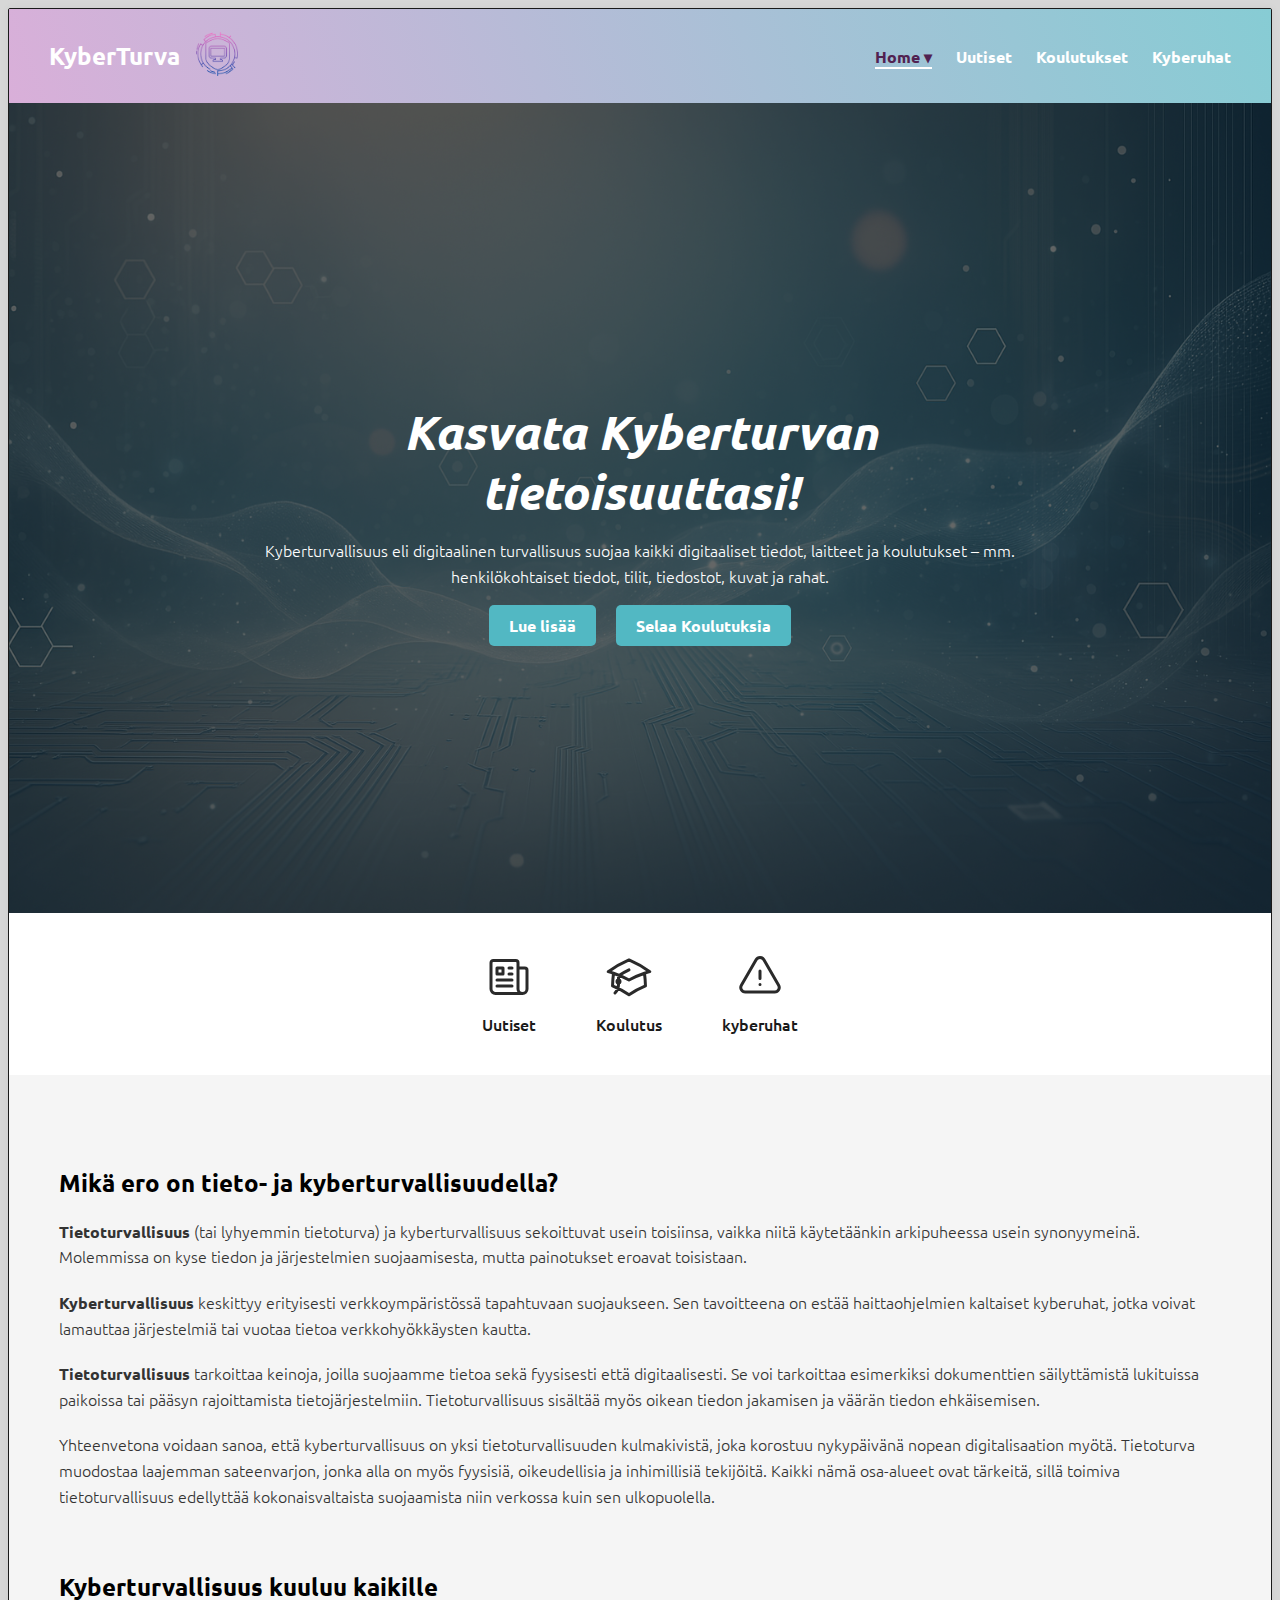
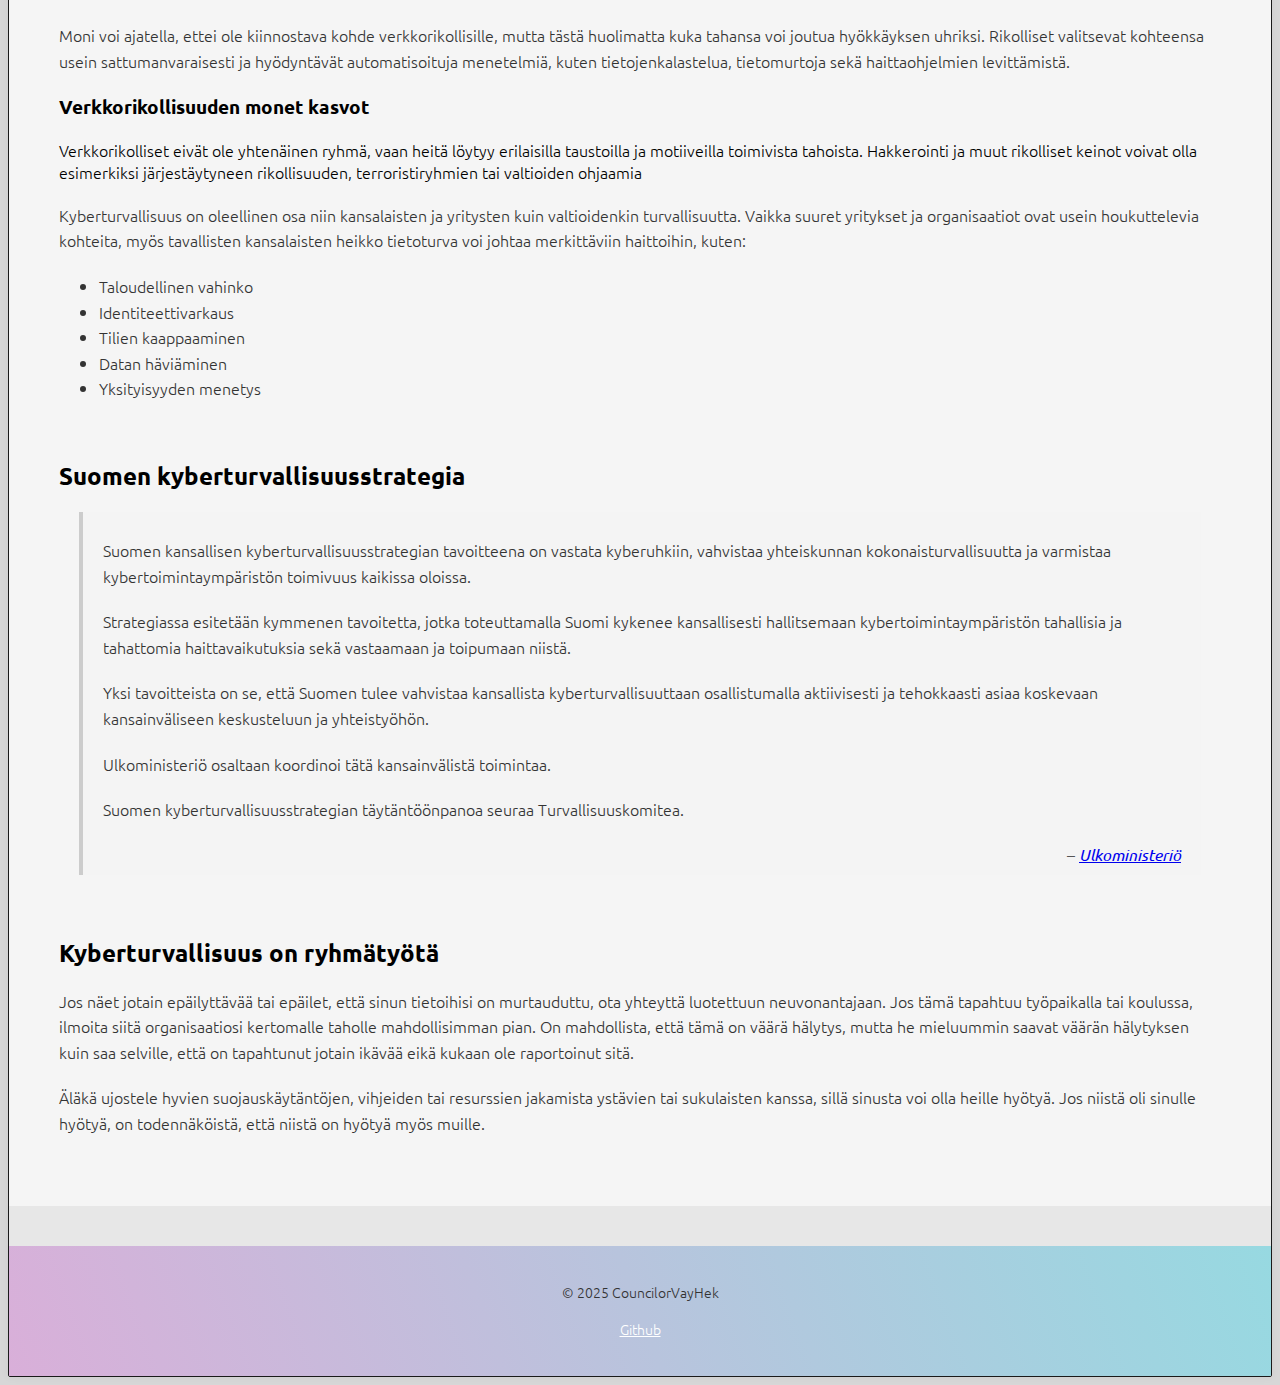
<file: index.html>
<!DOCTYPE html>
<html lang="fi">

<head>
    <!-- Page metadata -->
    <meta charset="UTF-8" />
    <meta name="viewport" content="width=device-width, initial-scale=1.0" />
    <meta name="description" content="Kyberturvallisuus on tärkeää!" />
    <meta name="author" content="Iida" />

    <!-- Main CSS stylesheets -->
    <link href="styles/mainstylesheet.css" rel="stylesheet" />
    <link href="styles/typography.css" rel="stylesheet" />

    <!-- Google Fonts: Ubuntu -->
    <link rel="preconnect" href="https://fonts.googleapis.com" />
    <link rel="preconnect" href="https://fonts.gstatic.com" crossorigin />
    <link
        href="https://fonts.googleapis.com/css2?family=Ubuntu:ital,wght@0,300;0,400;0,500;0,700;1,300;1,400;1,500;1,700&display=swap"
        rel="stylesheet" />

    <!-- Page title -->
    <title>KyberTurva</title>
</head>

<body>
    <div class="page-wrapper">

        <!-- Header: logo and navigation -->
        <header>
            <div class="topnav">
                <div class="nav-inner">

                    <!-- Branding section: logo and site name -->
                    <div class="branding">
                        <a href="index.html" class="site-name">KyberTurva</a>
                        <a href="index.html">
                            <img src="styles/images/pink_logo.png" alt="KyberTurva logo" class="logo" />
                        </a>
                    </div>

                    <!-- Navigation links -->
                    <nav>
                        <div class="dropdown">
                            <a class="active" href="index.html">Home ▾</a>
                            <div class="dropdown-content">
                                <a href="#kybkaikille">Mitä on tieto- ja kyberturvallisuus?</a>
                                <a href="#strategia">Kyberturvallisuusstrategia</a>
                            </div>
                        </div>
                        <a href="uutiset.html">Uutiset</a>
                        <a href="koulutukset.html">Koulutukset</a>
                        <a href="kyberuhat.html">Kyberuhat</a>
                    </nav>

                </div>
            </div>
        </header>

        <!-- HERO -->
        <section class="hero-image">
            <div class="container">
                <div class="hero-text">
                    <h1>Kasvata Kyberturvan tietoisuuttasi!</h1>
                    <p style="color: white;">Kyberturvallisuus eli digitaalinen turvallisuus suojaa kaikki digitaaliset
                        tiedot, laitteet ja koulutukset – mm. henkilökohtaiset tiedot, tilit, tiedostot, kuvat ja rahat.
                    </p>
                    <div class="hero-buttons">
                        <a href="#kybkaikille" class=button>Lue lisää</a>
                        <!-- vaiha linkki kun on contenttia-->&nbsp; &nbsp;
                        <a href="koulutukset.html" class=button>Selaa Koulutuksia</a>
                    </div>
                </div>
            </div>
        </section>

        <section class="icon-nav">
            <div class="icon-container">
                <a href="uutiset.html" class="icon-link">
                    <!-- Icon link-->
                    <svg xmlns="http://www.w3.org/2000/svg" fill="none" viewBox="0 0 24 24" stroke-width="1.5"
                        stroke="currentColor" class="icon-svg">
                        <path stroke-linecap="round" stroke-linejoin="round"
                            d="M12 7.5h1.5m-1.5 3h1.5m-7.5 3h7.5m-7.5 3h7.5m3-9h3.375c.621 0 1.125.504 1.125 1.125V18a2.25 2.25 0 0 1-2.25 2.25M16.5 7.5V18a2.25 2.25 0 0 0 2.25 2.25M16.5 7.5V4.875c0-.621-.504-1.125-1.125-1.125H4.125C3.504 3.75 3 4.254 3 4.875V18a2.25 2.25 0 0 0 2.25 2.25h13.5M6 7.5h3v3H6v-3Z" />
                    </svg>

                    <span>Uutiset</span>
                </a>
                <a href="koulutukset.html" class="icon-link">
                    <!-- Icon link-->
                    <svg xmlns="http://www.w3.org/2000/svg" fill="none" viewBox="0 0 24 24" stroke-width="1.5"
                        stroke="currentColor" class="icon-svg">
                        <path stroke-linecap="round" stroke-linejoin="round"
                            d="M4.26 10.147a60.438 60.438 0 0 0-.491 6.347A48.62 48.62 0 0 1 12 20.904a48.62 48.62 0 0 1 8.232-4.41 60.46 60.46 0 0 0-.491-6.347m-15.482 0a50.636 50.636 0 0 0-2.658-.813A59.906 59.906 0 0 1 12 3.493a59.903 59.903 0 0 1 10.399 5.84c-.896.248-1.783.52-2.658.814m-15.482 0A50.717 50.717 0 0 1 12 13.489a50.702 50.702 0 0 1 7.74-3.342M6.75 15a.75.75 0 1 0 0-1.5.75.75 0 0 0 0 1.5Zm0 0v-3.675A55.378 55.378 0 0 1 12 8.443m-7.007 11.55A5.981 5.981 0 0 0 6.75 15.75v-1.5" />
                    </svg>

                    <span>Koulutus</span>
                </a>
                <a href="kyberuhat.html" class="icon-link">
                    <!-- Icon link-->
                    <svg xmlns="http://www.w3.org/2000/svg" fill="none" viewBox="0 0 24 24" stroke-width="1.5"
                        stroke="currentColor" class="icon-svg">
                        <path stroke-linecap="round" stroke-linejoin="round"
                            d="M12 9v3.75m-9.303 3.376c-.866 1.5.217 3.374 1.948 3.374h14.71c1.73 0 2.813-1.874 1.948-3.374L13.949 3.378c-.866-1.5-3.032-1.5-3.898 0L2.697 16.126ZM12 15.75h.007v.008H12v-.008Z" />
                    </svg>
                    <span>kyberuhat</span>
                </a>
            </div>
        </section>


        <!-- CONTENT -->
        <section class="content">
            <div class="container" id="kybkaikille">
                <br>
                <h2 class="center">Mikä ero on tieto- ja kyberturvallisuudella?</h2>
                <div class="text-wrapper">
                    <p class="center"><b>Tietoturvallisuus </b> (tai lyhyemmin tietoturva) ja kyberturvallisuus
                        sekoittuvat
                        usein toisiinsa, vaikka niitä käytetäänkin arkipuheessa usein synonyymeinä. Molemmissa on kyse
                        tiedon ja järjestelmien suojaamisesta, mutta painotukset eroavat toisistaan.
                    </p>
                    <p><b>Kyberturvallisuus</b> keskittyy erityisesti verkko­ympäristössä tapahtuvaan suojaukseen. Sen
                        tavoitteena on estää haitta­ohjelmien kaltaiset kyberuhat, jotka voivat lamauttaa järjestelmiä
                        tai
                        vuotaa tietoa verkkohyökkäysten kautta.</p>
                    <p><b>Tietoturvallisuus</b> tarkoittaa keinoja, joilla suojaamme tietoa sekä fyysisesti että
                        digitaalisesti. Se voi tarkoittaa esimerkiksi dokumenttien säilyttämistä lukituissa paikoissa
                        tai pääsyn rajoittamista tietojärjestelmiin. Tietoturvallisuus sisältää myös oikean tiedon
                        jakamisen ja väärän tiedon ehkäisemisen.</p>
                    <p>Yhteenvetona voidaan sanoa, että kyberturvallisuus on yksi tietoturvallisuuden kulmakivistä, joka
                        korostuu nykypäivänä nopean digitalisaation myötä. Tietoturva muodostaa laajemman sateenvarjon,
                        jonka alla on myös fyysisiä, oikeudellisia ja inhimillisiä tekijöitä. Kaikki nämä osa-alueet
                        ovat tärkeitä, sillä toimiva tietoturvallisuus edellyttää kokonaisvaltaista suojaamista niin
                        verkossa kuin sen ulkopuolella.</p>
                </div>
            </div>
            <br>
            <!-- CONTENT -->
            <div class="container">
                <h2 class="center">Kyberturvallisuus kuuluu kaikille</h2>
                <div class="text-wrapper">
                    <p class="center">
                        Moni voi ajatella, ettei ole kiinnostava kohde verkkorikollisille, mutta tästä huolimatta kuka
                        tahansa voi joutua hyökkäyksen uhriksi. Rikolliset valitsevat kohteensa usein sattumanvaraisesti
                        ja hyödyntävät automatisoituja menetelmiä, kuten tietojenkalastelua, tietomurtoja sekä
                        haittaohjelmien levittämistä.

                    <h3>Verkkorikollisuuden monet kasvot</h3>
                    Verkkorikolliset eivät ole yhtenäinen ryhmä, vaan heitä löytyy erilaisilla taustoilla ja
                    motiiveilla toimivista tahoista. Hakkerointi ja muut rikolliset keinot voivat olla esimerkiksi
                    järjestäytyneen rikollisuuden, terroristiryhmien tai valtioiden ohjaamia
                    </p>
                    <p>Kyberturvallisuus on oleellinen osa niin kansalaisten ja yritysten kuin valtioidenkin
                        turvallisuutta. Vaikka suuret yritykset ja
                        organisaatiot ovat usein houkuttelevia kohteita, myös tavallisten kansalaisten heikko tietoturva
                        voi johtaa merkittäviin haittoihin, kuten: </p>
                    <menu>
                        <li>Taloudellinen vahinko</li>

                        <li> Identiteettivarkaus</li>

                        <li> Tilien kaappaaminen</li>

                        <li> Datan häviäminen</li>

                        <li> Yksityisyyden menetys</li>
                    </menu>
                </div>
            </div>
            <!-- CONTENT -->
            <div class="container" id="strategia">
                <br>
                <h2 class="center">Suomen kyberturvallisuusstrategia</h2>
                <div class="text-wrapper">
                    <blockquote>
                        <p class="center">
                            Suomen kansallisen kyberturvallisuusstrategian tavoitteena on vastata kyberuhkiin, vahvistaa
                            yhteiskunnan kokonaisturvallisuutta ja varmistaa kybertoimintaympäristön toimivuus kaikissa
                            oloissa.
                        <p>
                            Strategiassa esitetään kymmenen tavoitetta, jotka toteuttamalla Suomi kykenee kansallisesti
                            hallitsemaan kybertoimintaympäristön tahallisia ja tahattomia haittavaikutuksia sekä
                            vastaamaan ja toipumaan niistä.
                        </p>
                        <p>
                            Yksi tavoitteista on se, että Suomen tulee vahvistaa kansallista kyberturvallisuuttaan
                            osallistumalla aktiivisesti ja tehokkaasti asiaa koskevaan kansainväliseen keskusteluun ja
                            yhteistyöhön.
                        </p>
                        <p>
                            Ulkoministeriö osaltaan koordinoi tätä kansainvälistä toimintaa.
                        </p>
                        <p>
                            Suomen kyberturvallisuusstrategian täytäntöönpanoa seuraa Turvallisuuskomitea.
                        </p>
                        <footer>– <cite><a href="https://um.fi/kyberturvallisuus-ja-kybertoimintaymparisto"
                                    target="_blank">Ulkoministeriö</a></cite></footer>
                    </blockquote>
                </div>
            </div>
            <!-- CONTENT -->
            <div class="container">
                <br>
                <h2 class="center">Kyberturvallisuus on ryhmätyötä</h2>
                <div class="text-wrapper">
                    <p class="center">
                        Jos näet jotain epäilyttävää tai epäilet, että sinun tietoihisi on murtauduttu, ota yhteyttä
                        luotettuun neuvonantajaan. Jos tämä tapahtuu työpaikalla tai koulussa, ilmoita siitä
                        organisaatiosi kertomalle taholle mahdollisimman pian. On mahdollista, että tämä on väärä
                        hälytys,
                        mutta he mieluummin saavat väärän hälytyksen kuin saa selville, että on
                        tapahtunut jotain ikävää eikä kukaan ole raportoinut sitä.
                    </p>

                    <p>Äläkä ujostele hyvien suojauskäytäntöjen, vihjeiden tai resurssien jakamista ystävien tai
                        sukulaisten kanssa, sillä sinusta voi olla heille hyötyä. Jos niistä oli sinulle hyötyä, on
                        todennäköistä, että niistä on hyötyä myös muille.</p>
                </div>
            </div>
        </section>
        <!-- closing page-wrapper -->
        <footer class="site-footer">
            <div class="footer-container">
                <p>&copy; 2025 CouncilorVayHek</p>
                <p><a href="https://github.com/CouncilorVayHek">Github</a></p>
            </div>
        </footer>
    </div>

    <!-- Back to top -->
    <button onclick="topFunction()" id="myBtn">
        <img src="styles/images/arrowup.png" alt="Go to top" />
    </button>
    <script src="scripts/allpages.js"></script>
</body>

</html>
</file>
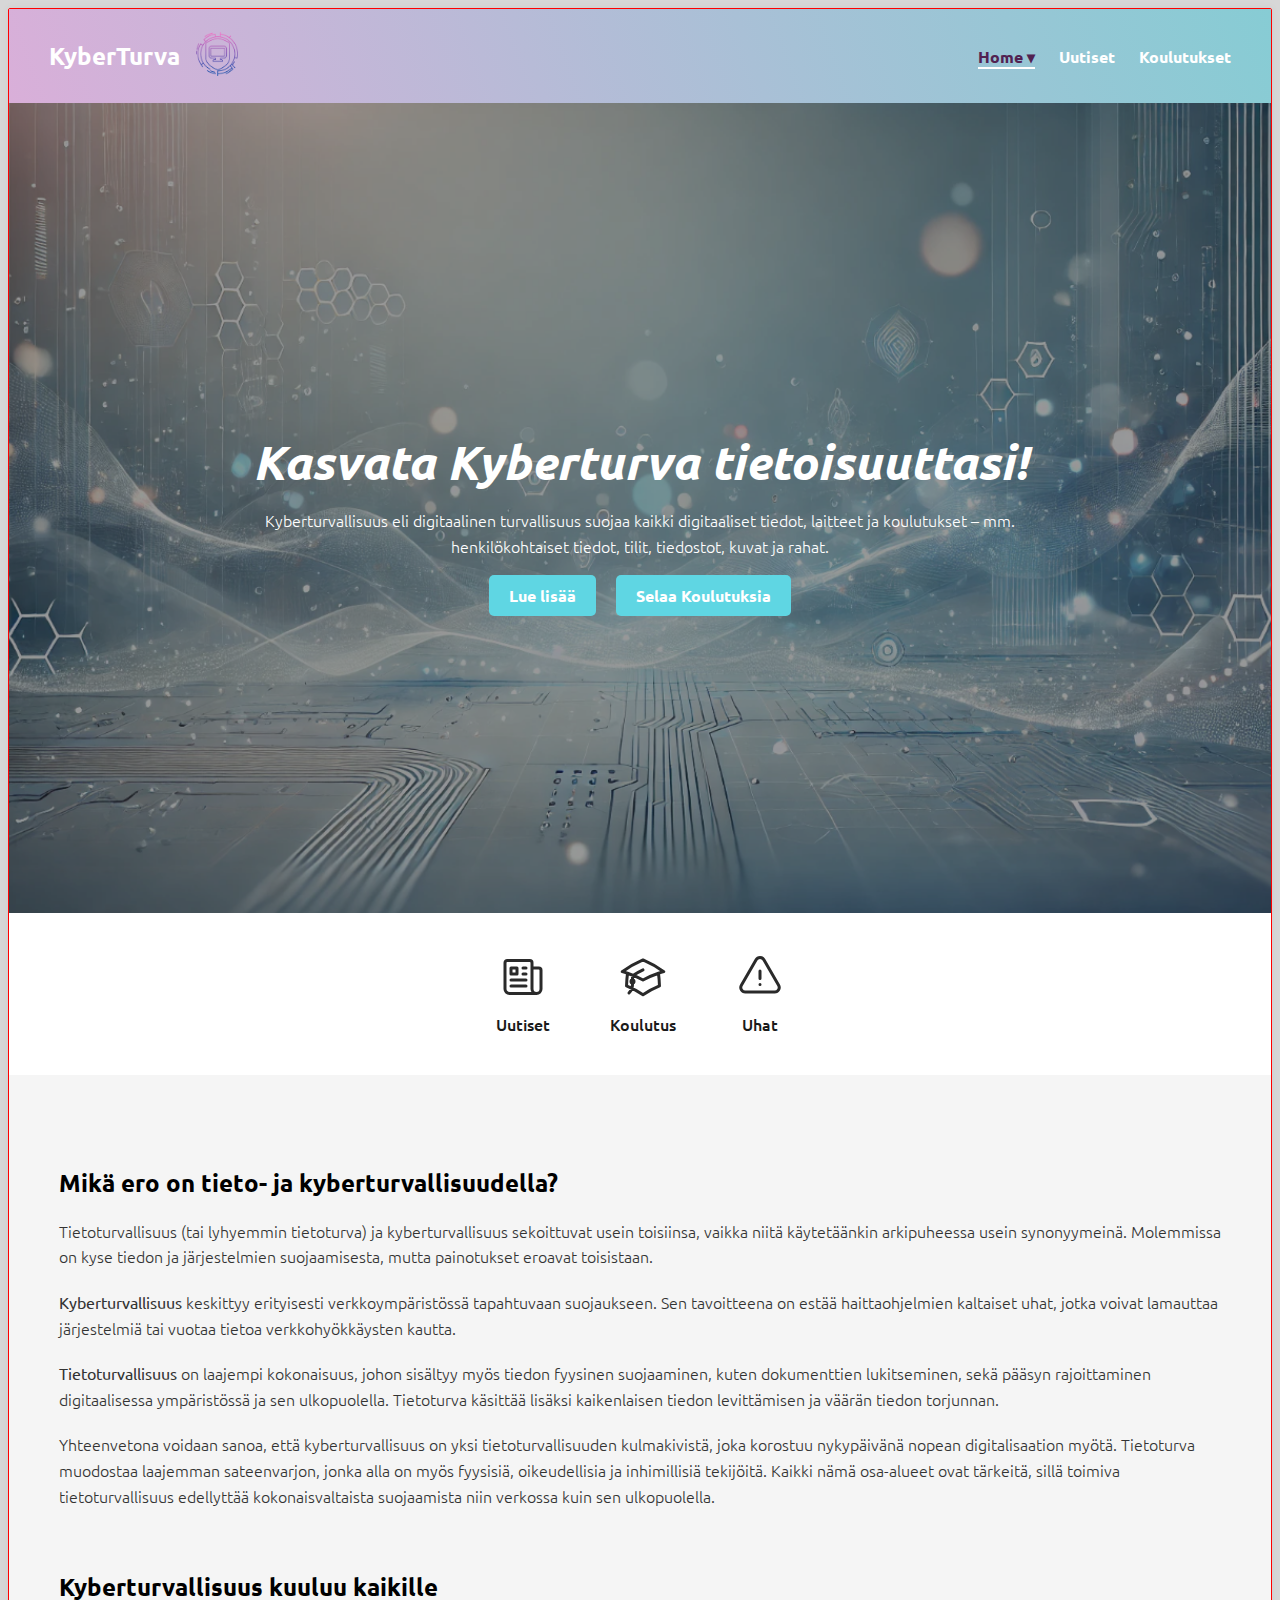
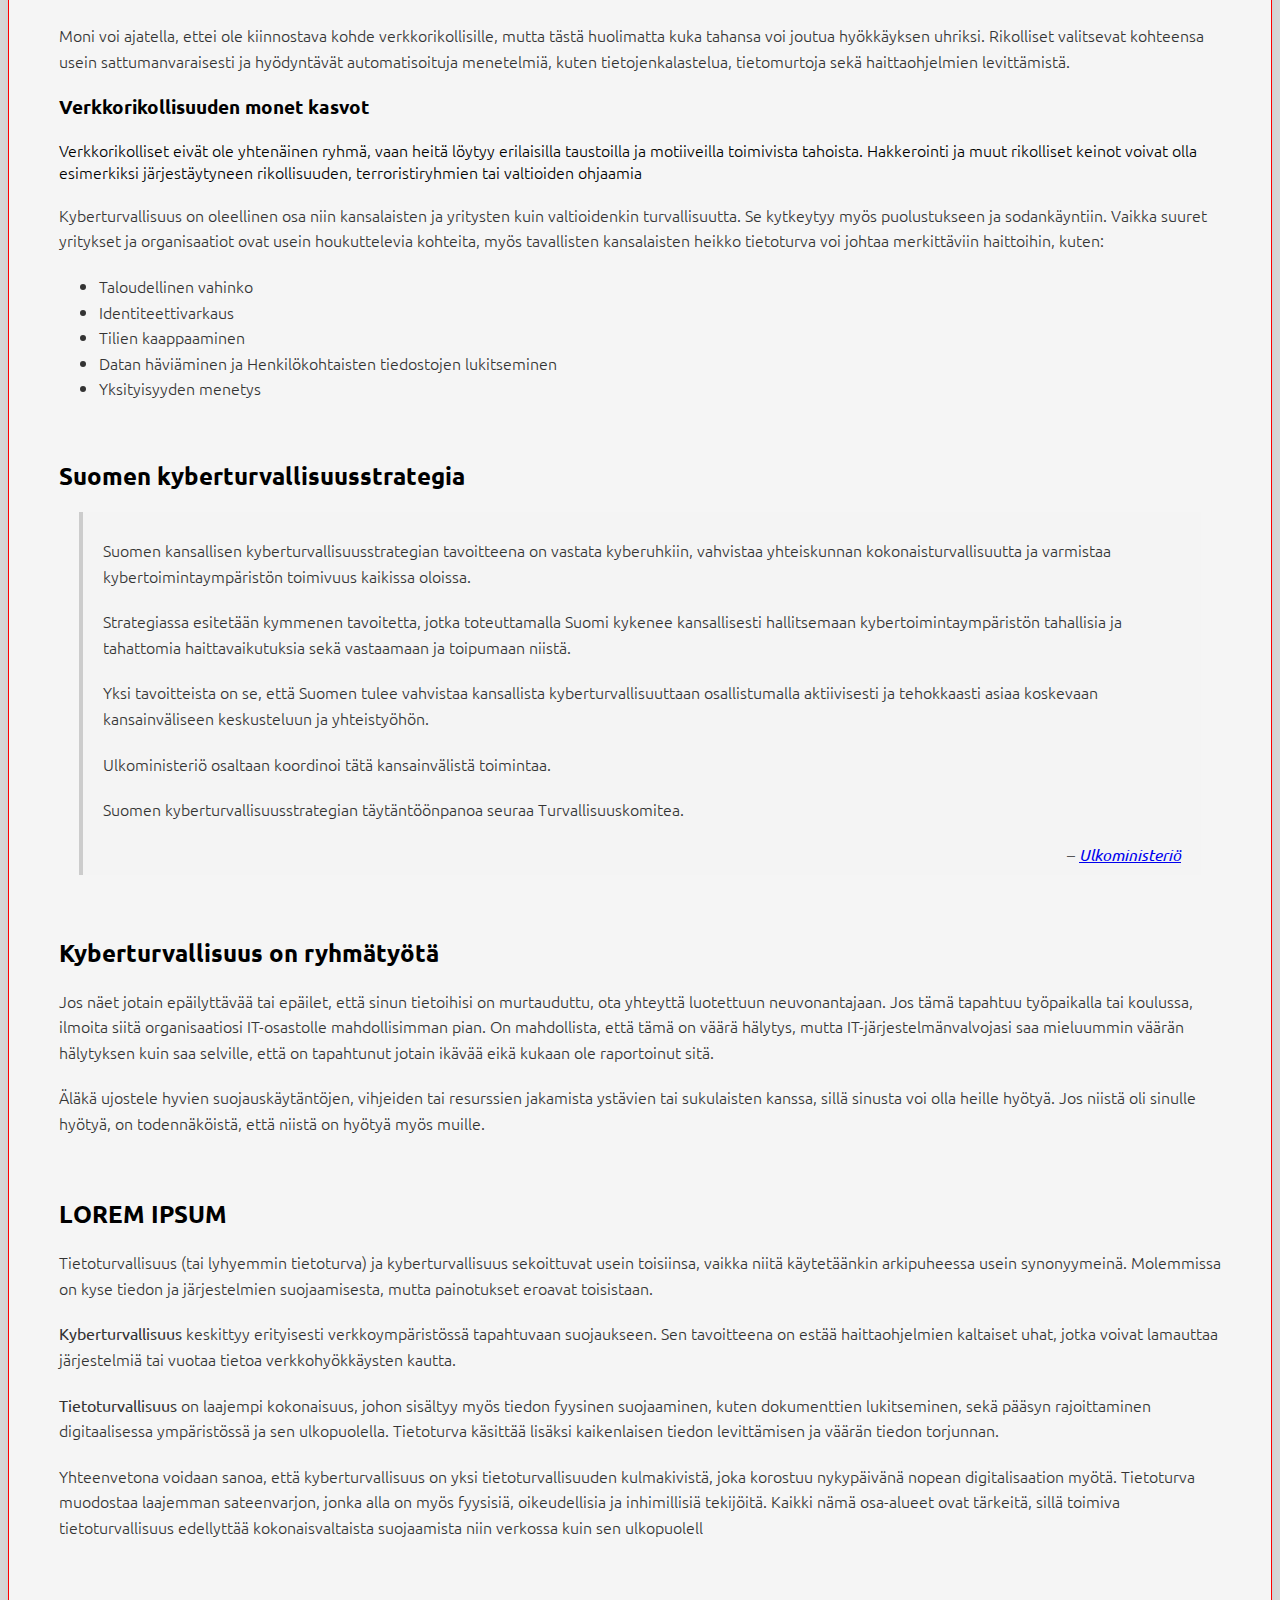
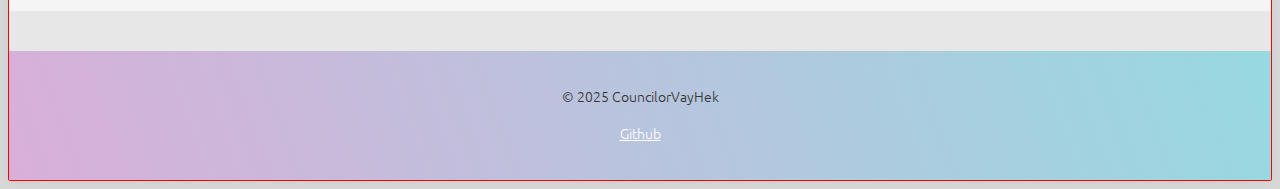
<file: project/index.html>
<!DOCTYPE html>
<html lang="fi">

<head>
    <!-- Page metadata -->
    <meta charset="UTF-8" />
    <meta name="viewport" content="width=device-width, initial-scale=1.0" />
    <meta name="description" content="Kyberturvallisuus on tärkeää!" />
    <meta name="author" content="Iida" />

    <!-- Main CSS stylesheets -->
    <link href="styles/mainstylesheet.css" rel="stylesheet" />
    <link href="styles/typography.css" rel="stylesheet" />

    <!-- Google Fonts: Ubuntu -->
    <link rel="preconnect" href="https://fonts.googleapis.com" />
    <link rel="preconnect" href="https://fonts.gstatic.com" crossorigin />
    <link
        href="https://fonts.googleapis.com/css2?family=Ubuntu:ital,wght@0,300;0,400;0,500;0,700;1,300;1,400;1,500;1,700&display=swap"
        rel="stylesheet" />

    <!-- Page title -->
    <title>KyberTurva</title>
</head>

<body>
    <div class="page-wrapper">

        <!-- Header: logo and navigation -->
        <header>
            <div class="topnav">
                <div class="nav-inner">

                    <!-- Branding section: logo and site name -->
                    <div class="branding">
                        <a href="index.html" class="site-name">KyberTurva</a>
                        <a href="index.html">
                            <img src="styles/images/pink_logo.png" alt="KyberTurva logo" class="logo" />
                        </a>
                    </div>

                    <!-- Navigation links -->
                    <nav>
                        <div class="dropdown">
                            <a class="active" href="index.html">Home ▾</a>
                            <div class="dropdown-content">
                                <a href="#kybkaikille">Mitä on tieto- ja kyberturvallisuus?</a>
                                <a href="#strategia">Kyberturvallisuusstrategia</a>
                                <a href="#uhat">Kyberturvallisuuden uhat</a>
                            </div>
                        </div>
                        <a href="uutiset.html">Uutiset</a>
                        <a href="koulutukset.html">Koulutukset</a>
                    </nav>

                </div>
            </div>
        </header>

        <!-- HERO -->
        <section class="hero-image">
            <div class="container">
                <div class="hero-text">
                    <h1>Kasvata Kyberturva tietoisuuttasi!</h1>
                    <p style="color: white;">Kyberturvallisuus eli digitaalinen turvallisuus suojaa kaikki digitaaliset
                        tiedot, laitteet ja koulutukset – mm. henkilökohtaiset tiedot, tilit, tiedostot, kuvat ja rahat.
                    </p>
                    <div class="hero-buttons">
                        <a href="#kybkaikille" class=button>Lue lisää</a>
                        <!-- vaiha linkki kun on contenttia-->&nbsp; &nbsp;
                        <a href="koulutukset.html" class=button>Selaa Koulutuksia</a>
                    </div>
                </div>
            </div>
        </section>

        <section class="icon-nav">
            <div class="icon-container">
                <a href="uutiset.html" class="icon-link">
                    <!-- Icon link-->
                    <svg xmlns="http://www.w3.org/2000/svg" fill="none" viewBox="0 0 24 24" stroke-width="1.5"
                        stroke="currentColor" class="icon-svg">
                        <path stroke-linecap="round" stroke-linejoin="round"
                            d="M12 7.5h1.5m-1.5 3h1.5m-7.5 3h7.5m-7.5 3h7.5m3-9h3.375c.621 0 1.125.504 1.125 1.125V18a2.25 2.25 0 0 1-2.25 2.25M16.5 7.5V18a2.25 2.25 0 0 0 2.25 2.25M16.5 7.5V4.875c0-.621-.504-1.125-1.125-1.125H4.125C3.504 3.75 3 4.254 3 4.875V18a2.25 2.25 0 0 0 2.25 2.25h13.5M6 7.5h3v3H6v-3Z" />
                    </svg>

                    <span>Uutiset</span>
                </a>
                <a href="koulutukset.html" class="icon-link">
                    <!-- Icon link-->
                    <svg xmlns="http://www.w3.org/2000/svg" fill="none" viewBox="0 0 24 24" stroke-width="1.5"
                        stroke="currentColor" class="icon-svg">
                        <path stroke-linecap="round" stroke-linejoin="round"
                            d="M4.26 10.147a60.438 60.438 0 0 0-.491 6.347A48.62 48.62 0 0 1 12 20.904a48.62 48.62 0 0 1 8.232-4.41 60.46 60.46 0 0 0-.491-6.347m-15.482 0a50.636 50.636 0 0 0-2.658-.813A59.906 59.906 0 0 1 12 3.493a59.903 59.903 0 0 1 10.399 5.84c-.896.248-1.783.52-2.658.814m-15.482 0A50.717 50.717 0 0 1 12 13.489a50.702 50.702 0 0 1 7.74-3.342M6.75 15a.75.75 0 1 0 0-1.5.75.75 0 0 0 0 1.5Zm0 0v-3.675A55.378 55.378 0 0 1 12 8.443m-7.007 11.55A5.981 5.981 0 0 0 6.75 15.75v-1.5" />
                    </svg>

                    <span>Koulutus</span>
                </a>
                <a href="uhat.html" class="icon-link">
                    <!-- Icon link-->
                    <svg xmlns="http://www.w3.org/2000/svg" fill="none" viewBox="0 0 24 24" stroke-width="1.5"
                        stroke="currentColor" class="icon-svg">
                        <path stroke-linecap="round" stroke-linejoin="round"
                            d="M12 9v3.75m-9.303 3.376c-.866 1.5.217 3.374 1.948 3.374h14.71c1.73 0 2.813-1.874 1.948-3.374L13.949 3.378c-.866-1.5-3.032-1.5-3.898 0L2.697 16.126ZM12 15.75h.007v.008H12v-.008Z" />
                    </svg>
                    <span>Uhat</span>
                </a>
            </div>
        </section>


        <!-- CONTENT -->
        <section class="content">
            <div class="container" id="kybkaikille">
                <br>
                <h2 class="center">Mikä ero on tieto- ja kyberturvallisuudella?</h2>
                <div class="text-wrapper">
                    <p class="center">Tietoturvallisuus (tai lyhyemmin tietoturva) ja kyberturvallisuus sekoittuvat
                        usein toisiinsa, vaikka niitä käytetäänkin arkipuheessa usein synonyymeinä. Molemmissa on kyse
                        tiedon ja järjestelmien suojaamisesta, mutta painotukset eroavat toisistaan.
                    </p>
                    <p><b>Kyberturvallisuus</b> keskittyy erityisesti verkko­ympäristössä tapahtuvaan suojaukseen. Sen
                        tavoitteena on estää haitta­ohjelmien kaltaiset uhat, jotka voivat lamauttaa järjestelmiä tai
                        vuotaa tietoa verkkohyökkäysten kautta.</p>
                    <!-- mieti lause paremmin-->
                    <p><b>Tietoturvallisuus</b> on laajempi kokonaisuus, johon sisältyy myös tiedon fyysinen
                        suojaaminen, kuten dokumenttien lukitseminen, sekä pääsyn rajoittaminen digitaalisessa
                        ympäristössä ja sen ulkopuolella. Tietoturva käsittää lisäksi kaikenlaisen tiedon levittämisen
                        ja väärän tiedon torjunnan.</p>
                    <p>Yhteenvetona voidaan sanoa, että kyberturvallisuus on yksi tietoturvallisuuden kulmakivistä, joka
                        korostuu nykypäivänä nopean digitalisaation myötä. Tietoturva muodostaa laajemman sateenvarjon,
                        jonka alla on myös fyysisiä, oikeudellisia ja inhimillisiä tekijöitä. Kaikki nämä osa-alueet
                        ovat tärkeitä, sillä toimiva tietoturvallisuus edellyttää kokonaisvaltaista suojaamista niin
                        verkossa kuin sen ulkopuolella.</p>
                </div>
            </div>
            <br>
            <!-- CONTENT -->
            <div class="container">
                <h2 class="center">Kyberturvallisuus kuuluu kaikille</h2>
                <div class="text-wrapper">
                    <p class="center">
                        Moni voi ajatella, ettei ole kiinnostava kohde verkkorikollisille, mutta tästä huolimatta kuka
                        tahansa voi joutua hyökkäyksen uhriksi. Rikolliset valitsevat kohteensa usein sattumanvaraisesti
                        ja hyödyntävät automatisoituja menetelmiä, kuten tietojenkalastelua, tietomurtoja sekä
                        haittaohjelmien levittämistä.

                    <h3>Verkkorikollisuuden monet kasvot</h3>
                    Verkkorikolliset eivät ole yhtenäinen ryhmä, vaan heitä löytyy erilaisilla taustoilla ja
                    motiiveilla toimivista tahoista. Hakkerointi ja muut rikolliset keinot voivat olla esimerkiksi
                    järjestäytyneen rikollisuuden, terroristiryhmien tai valtioiden ohjaamia
                    </p>
                    <!-- mieti uudestaan-->
                    <p>Kyberturvallisuus on oleellinen osa niin kansalaisten ja yritysten kuin valtioidenkin
                        turvallisuutta. Se kytkeytyy myös puolustukseen ja sodankäyntiin. Vaikka suuret yritykset ja
                        organisaatiot ovat usein houkuttelevia kohteita, myös tavallisten kansalaisten heikko tietoturva
                        voi johtaa merkittäviin haittoihin, kuten: </p>
                    <menu>
                        <li>Taloudellinen vahinko</li>

                        <li> Identiteettivarkaus</li>

                        <li> Tilien kaappaaminen</li>
                            <!-- eri termi?-->
                        <li> Datan häviäminen ja Henkilökohtaisten tiedostojen lukitseminen</li>

                        <li> Yksityisyyden menetys</li>
                    </menu>
                </div>
            </div>
            <!-- CONTENT -->
            <div class="container" id="strategia">
                <br>
                <h2 class="center">Suomen kyberturvallisuusstrategia</h2>
                <div class="text-wrapper">
                    <blockquote>
                        <p class="center">
                            Suomen kansallisen kyberturvallisuusstrategian tavoitteena on vastata kyberuhkiin, vahvistaa
                            yhteiskunnan kokonaisturvallisuutta ja varmistaa kybertoimintaympäristön toimivuus kaikissa
                            oloissa.
                        <p>
                            Strategiassa esitetään kymmenen tavoitetta, jotka toteuttamalla Suomi kykenee kansallisesti
                            hallitsemaan kybertoimintaympäristön tahallisia ja tahattomia haittavaikutuksia sekä
                            vastaamaan ja toipumaan niistä.
                        </p>
                        <p>
                            Yksi tavoitteista on se, että Suomen tulee vahvistaa kansallista kyberturvallisuuttaan
                            osallistumalla aktiivisesti ja tehokkaasti asiaa koskevaan kansainväliseen keskusteluun ja
                            yhteistyöhön.
                        </p>
                        <p>
                            Ulkoministeriö osaltaan koordinoi tätä kansainvälistä toimintaa.
                        </p>
                        <p>
                            Suomen kyberturvallisuusstrategian täytäntöönpanoa seuraa Turvallisuuskomitea.
                        </p>
                        <footer>– <cite><a href="https://um.fi/kyberturvallisuus-ja-kybertoimintaymparisto"
                                    target="_blank">Ulkoministeriö</a></cite></footer>
                    </blockquote>
                </div>
            </div>
            <!-- CONTENT -->
            <div class="container">
                <br>
                <h2 class="center">Kyberturvallisuus on ryhmätyötä</h2>
                <div class="text-wrapper">
                    <p class="center">
                        Jos näet jotain epäilyttävää tai epäilet, että sinun tietoihisi on murtauduttu, ota yhteyttä
                        luotettuun neuvonantajaan. Jos tämä tapahtuu työpaikalla tai koulussa, ilmoita siitä
                        organisaatiosi IT-osastolle mahdollisimman pian. On mahdollista, että tämä on väärä hälytys,
                        mutta IT-järjestelmänvalvojasi saa mieluummin väärän hälytyksen kuin saa selville, että on
                        tapahtunut jotain ikävää eikä kukaan ole raportoinut sitä.
                    </p>

                    <p>Äläkä ujostele hyvien suojauskäytäntöjen, vihjeiden tai resurssien jakamista ystävien tai
                        sukulaisten kanssa, sillä sinusta voi olla heille hyötyä. Jos niistä oli sinulle hyötyä, on
                        todennäköistä, että niistä on hyötyä myös muille.</p>
                </div>
            </div>
            <!-- CONTENT -->
            <div class="container" id="uhat">
                <br>
                <h2 class="center">LOREM IPSUM</h2>
                <div class="text-wrapper">
                    <p class="center">Tietoturvallisuus (tai lyhyemmin tietoturva) ja kyberturvallisuus sekoittuvat
                        usein toisiinsa, vaikka niitä käytetäänkin arkipuheessa usein synonyymeinä. Molemmissa on kyse
                        tiedon ja järjestelmien suojaamisesta, mutta painotukset eroavat toisistaan.
                    </p>
                    <p><b>Kyberturvallisuus</b> keskittyy erityisesti verkko­ympäristössä tapahtuvaan suojaukseen. Sen
                        tavoitteena on estää haitta­ohjelmien kaltaiset uhat, jotka voivat lamauttaa järjestelmiä tai
                        vuotaa tietoa verkkohyökkäysten kautta.</p>
                    <p><b>Tietoturvallisuus</b> on laajempi kokonaisuus, johon sisältyy myös tiedon fyysinen
                        suojaaminen, kuten dokumenttien lukitseminen, sekä pääsyn rajoittaminen digitaalisessa
                        ympäristössä ja sen ulkopuolella. Tietoturva käsittää lisäksi kaikenlaisen tiedon levittämisen
                        ja väärän tiedon torjunnan.</p>
                    <p>Yhteenvetona voidaan sanoa, että kyberturvallisuus on yksi tietoturvallisuuden kulmakivistä, joka
                        korostuu nykypäivänä nopean digitalisaation myötä. Tietoturva muodostaa laajemman sateenvarjon,
                        jonka alla on myös fyysisiä, oikeudellisia ja inhimillisiä tekijöitä. Kaikki nämä osa-alueet
                        ovat tärkeitä, sillä toimiva tietoturvallisuus edellyttää kokonaisvaltaista suojaamista niin
                        verkossa kuin sen ulkopuolell</p>
                </div>
            </div>
        </section>
        <!-- closing page-wrapper -->
        <footer class="site-footer">
            <div class="footer-container">
                <p>&copy; 2025 CouncilorVayHek</p>
                <p><a href="https://github.com/CouncilorVayHek">Github</a></p>
            </div>
        </footer>
    </div>

    <!-- Back to top -->
    <button onclick="topFunction()" id="myBtn">
        <img src="styles/images/arrowup.png" alt="Go to top" />
    </button>
    <script src="scripts/allpages.js"></script>
</body>

</html>
</file>
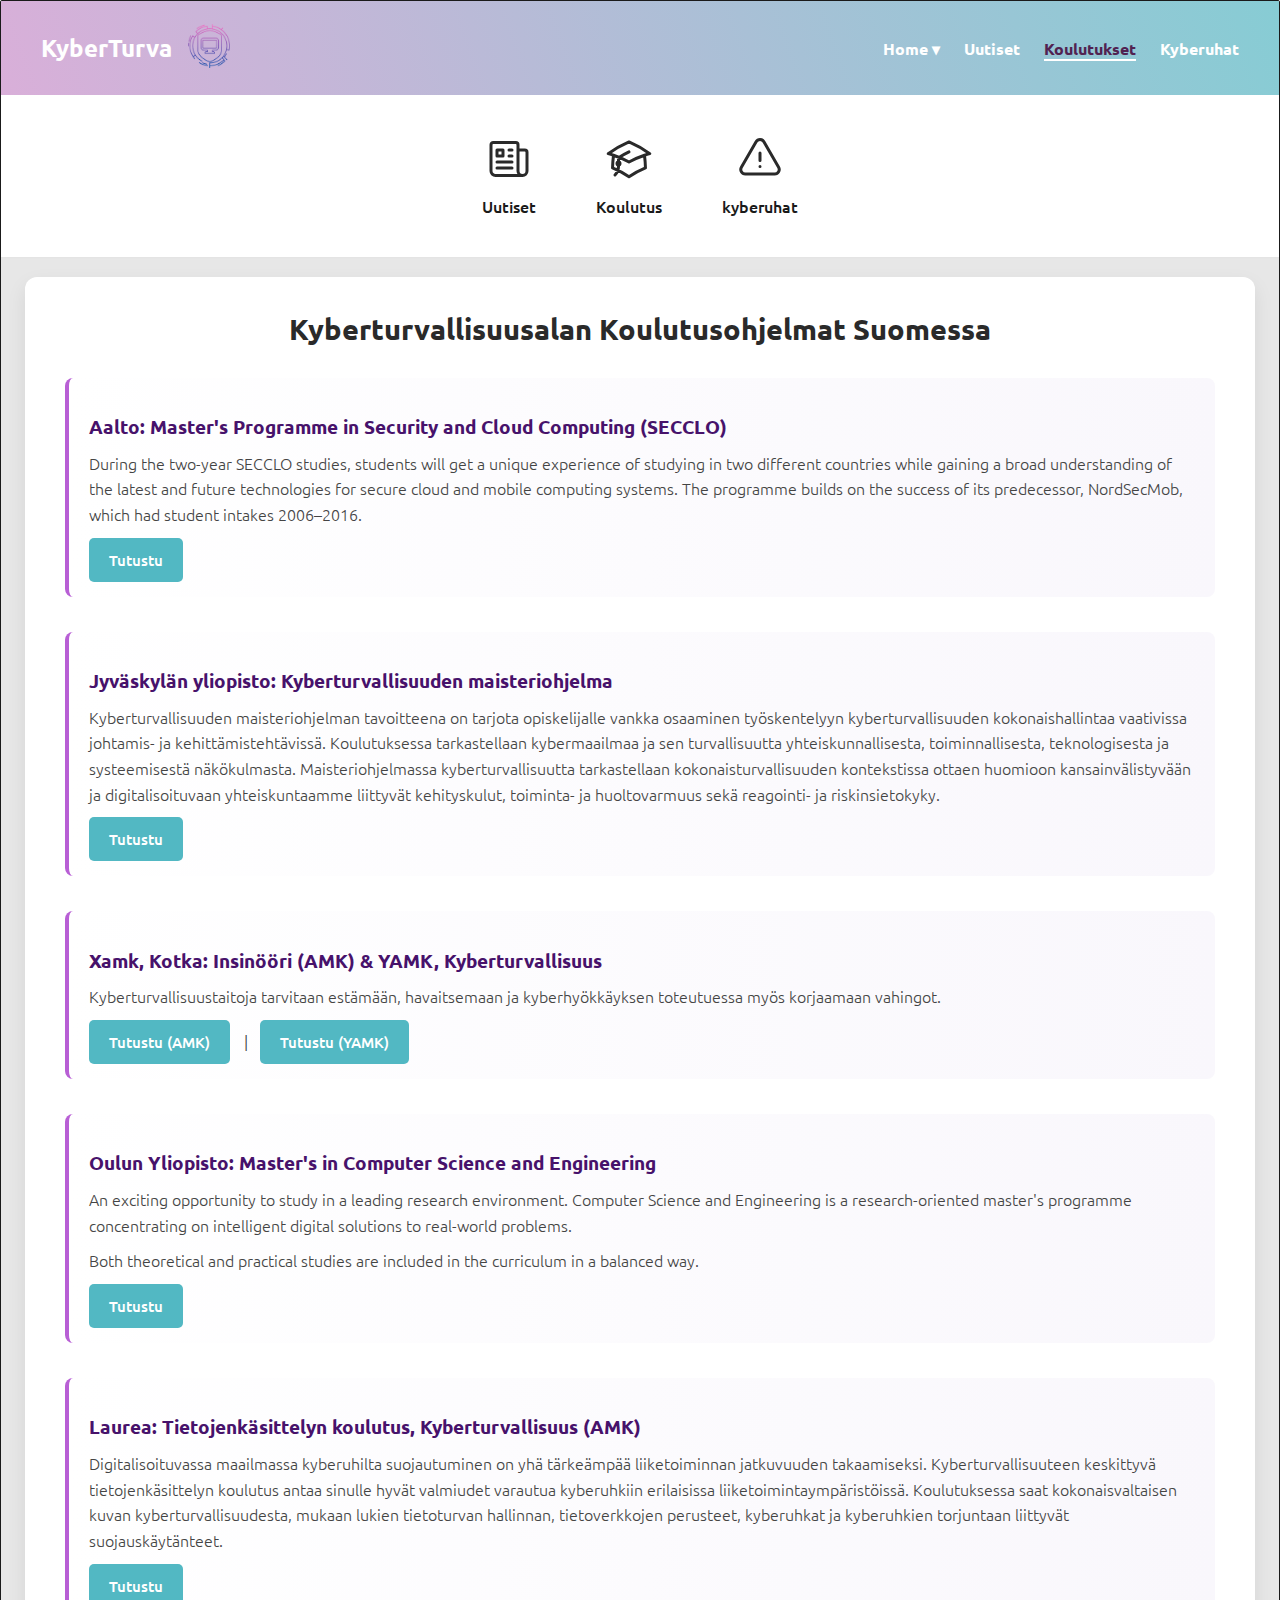
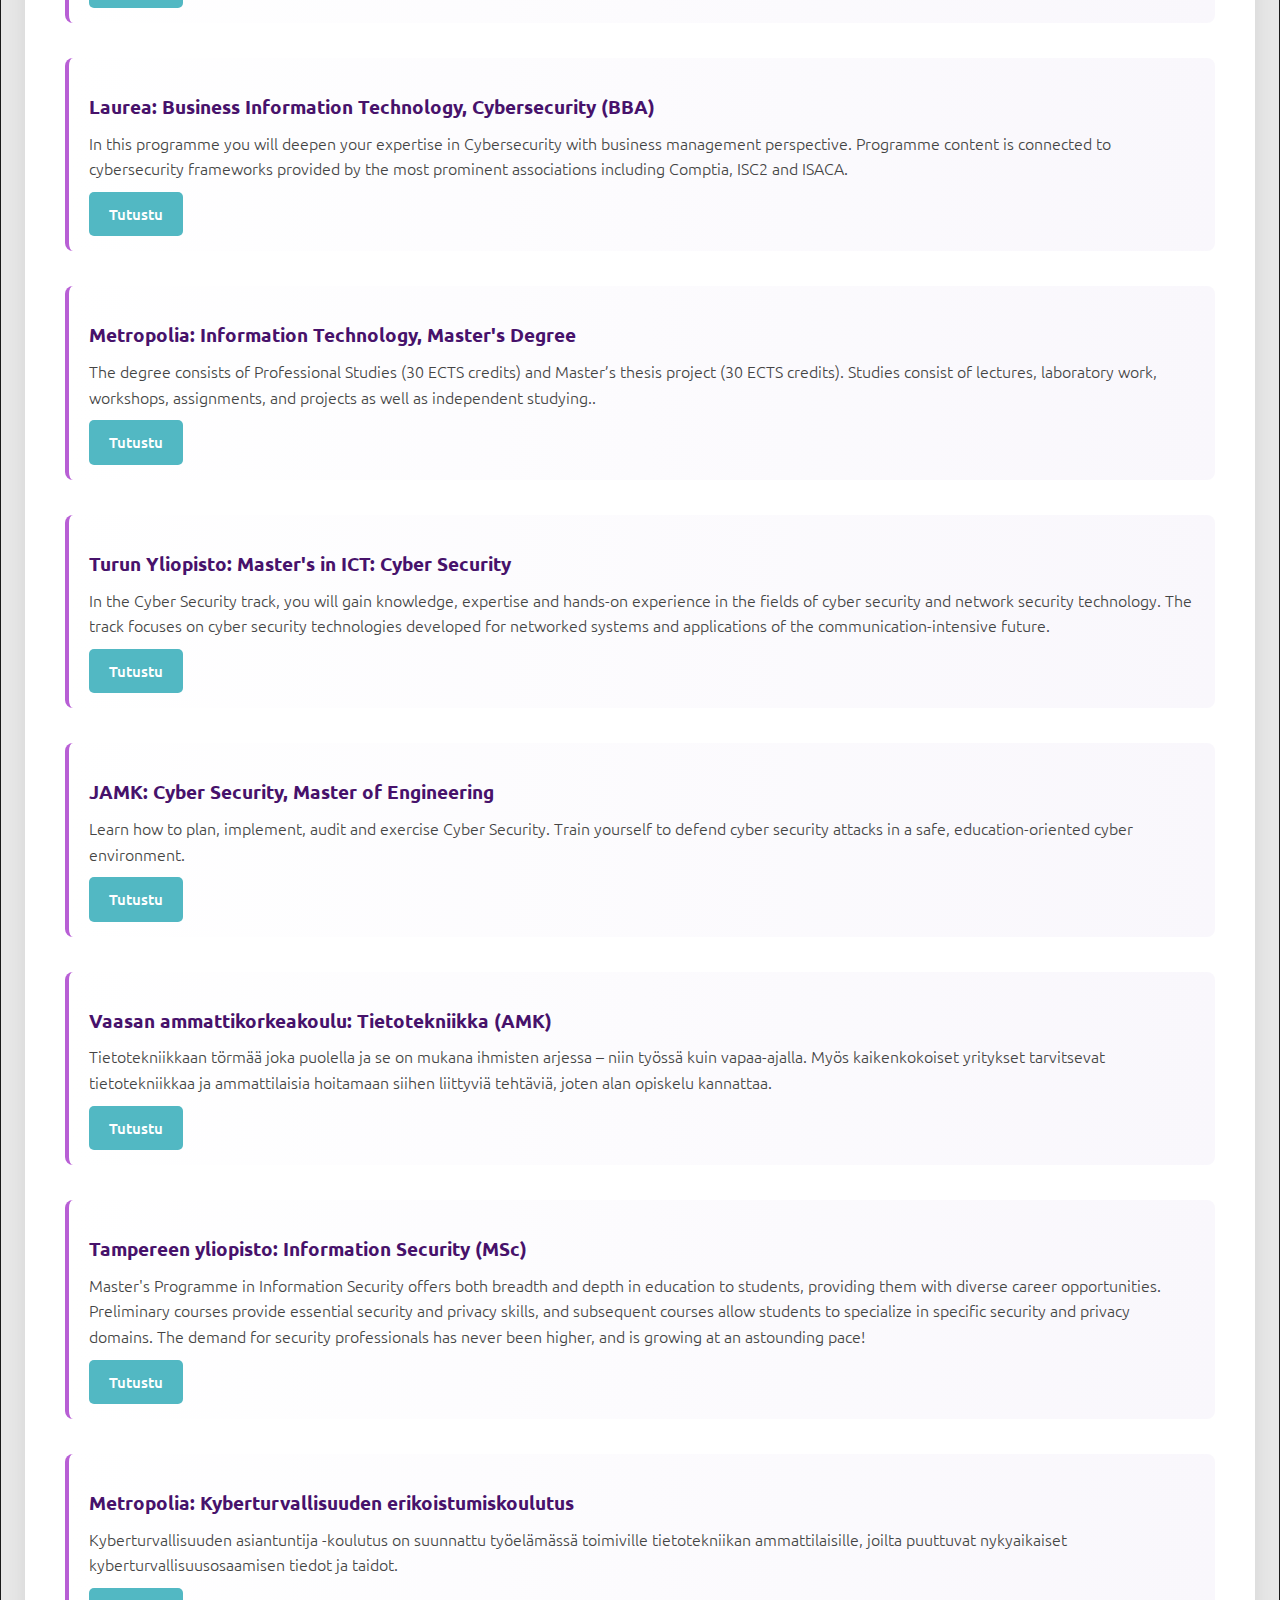
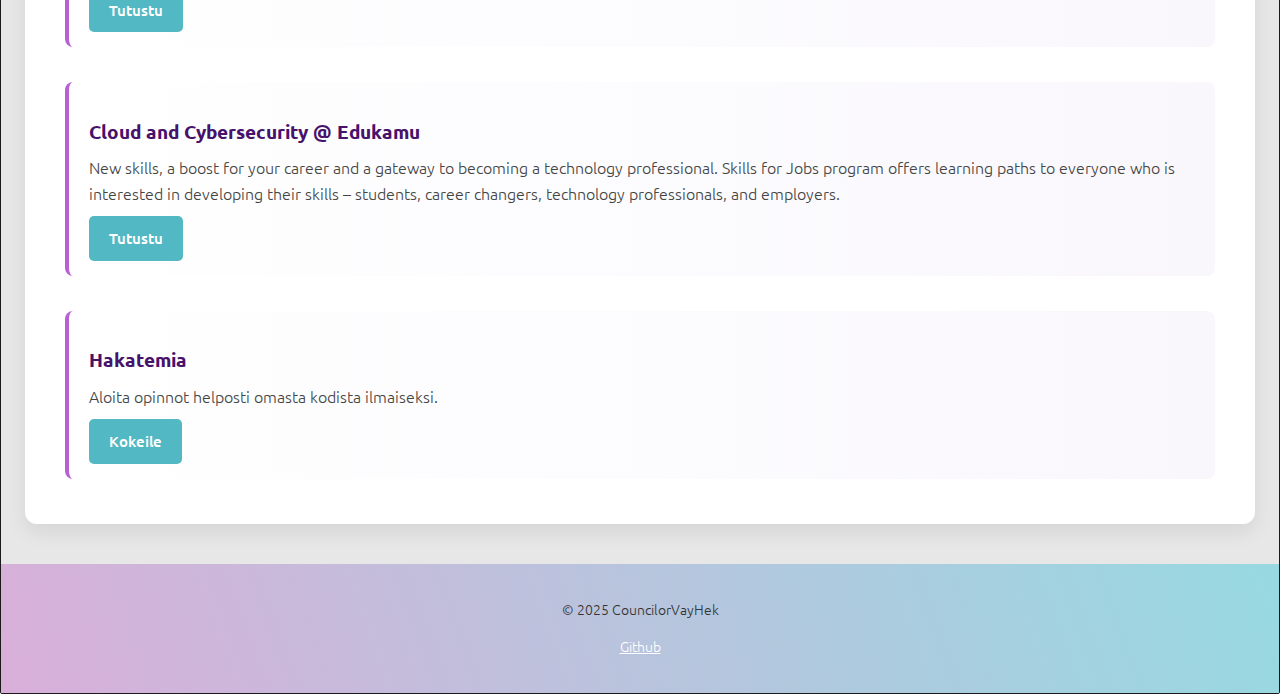
<file: koulutukset.html>
<!DOCTYPE html>
<html lang="fi">

<head>
  <!-- Metadata -->
  <meta charset="UTF-8" />
  <meta name="viewport" content="width=device-width, initial-scale=1.0" />
  <meta name="description" content="Kyberturvallisuus on tärkeää!" />
  <meta name="author" content="Iida" />

  <!-- Stylesheets -->
  <link href="styles/mainstylesheet.css" rel="stylesheet" />
  <link href="styles/typography.css" rel="stylesheet" />
  <link href="styles/koulutukset.css" rel="stylesheet" />


  <!-- Google Fonts: Ubuntu -->
  <link rel="preconnect" href="https://fonts.googleapis.com" />
  <link rel="preconnect" href="https://fonts.gstatic.com" crossorigin />
  <link
    href="https://fonts.googleapis.com/css2?family=Ubuntu:ital,wght@0,300;0,400;0,500;0,700;1,300;1,400;1,500;1,700&display=swap"
    rel="stylesheet" />

  <!-- Page title -->
  <title>KyberTurva</title>
</head>

<body>
  <div class="page-wrapper">

    <!-- Header: logo and navigation -->
    <header>
      <div class="topnav">
        <div class="nav-inner">

          <!-- Branding section: logo and site name -->
          <div class="branding">
            <a href="index.html" class="site-name">KyberTurva</a>
            <a href="index.html">
              <img src="styles/images/pink_logo.png" alt="KyberTurva logo" class="logo" />
            </a>
          </div>

          <!-- Navigation links -->
          <nav>
            <div class="dropdown">
              <a href="index.html">Home ▾</a>
              <div class="dropdown-content">
                <a href="index.html#kybkaikille">Mitä on tieto- ja kyberturvallisuus?</a>
                <a href="index.html#strategia">Kyberturvallisuusstrategia</a>

              </div>
            </div>
            <a href="uutiset.html">Uutiset</a>
            <a class="active" href="koulutukset.html">Koulutukset</a>
            <a href="kyberuhat.html">Kyberuhat</a>
          </nav>

        </div>
      </div>
    </header>
    <section class="icon-nav">
      <div class="icon-container">
        <a href="uutiset.html" class="icon-link">
          <!-- Icon link-->
          <svg xmlns="http://www.w3.org/2000/svg" fill="none" viewBox="0 0 24 24" stroke-width="1.5"
            stroke="currentColor" class="icon-svg">
            <path stroke-linecap="round" stroke-linejoin="round"
              d="M12 7.5h1.5m-1.5 3h1.5m-7.5 3h7.5m-7.5 3h7.5m3-9h3.375c.621 0 1.125.504 1.125 1.125V18a2.25 2.25 0 0 1-2.25 2.25M16.5 7.5V18a2.25 2.25 0 0 0 2.25 2.25M16.5 7.5V4.875c0-.621-.504-1.125-1.125-1.125H4.125C3.504 3.75 3 4.254 3 4.875V18a2.25 2.25 0 0 0 2.25 2.25h13.5M6 7.5h3v3H6v-3Z" />
          </svg>

          <span>Uutiset</span>
        </a>
        <a href="koulutukset.html" class="icon-link">
          <!-- Icon link-->
          <svg xmlns="http://www.w3.org/2000/svg" fill="none" viewBox="0 0 24 24" stroke-width="1.5"
            stroke="currentColor" class="icon-svg">
            <path stroke-linecap="round" stroke-linejoin="round"
              d="M4.26 10.147a60.438 60.438 0 0 0-.491 6.347A48.62 48.62 0 0 1 12 20.904a48.62 48.62 0 0 1 8.232-4.41 60.46 60.46 0 0 0-.491-6.347m-15.482 0a50.636 50.636 0 0 0-2.658-.813A59.906 59.906 0 0 1 12 3.493a59.903 59.903 0 0 1 10.399 5.84c-.896.248-1.783.52-2.658.814m-15.482 0A50.717 50.717 0 0 1 12 13.489a50.702 50.702 0 0 1 7.74-3.342M6.75 15a.75.75 0 1 0 0-1.5.75.75 0 0 0 0 1.5Zm0 0v-3.675A55.378 55.378 0 0 1 12 8.443m-7.007 11.55A5.981 5.981 0 0 0 6.75 15.75v-1.5" />
          </svg>

          <span>Koulutus</span>
        </a>
        <a href="kyberuhat.html" class="icon-link">
          <!-- Icon link-->
          <svg xmlns="http://www.w3.org/2000/svg" fill="none" viewBox="0 0 24 24" stroke-width="1.5"
            stroke="currentColor" class="icon-svg">
            <path stroke-linecap="round" stroke-linejoin="round"
              d="M12 9v3.75m-9.303 3.376c-.866 1.5.217 3.374 1.948 3.374h14.71c1.73 0 2.813-1.874 1.948-3.374L13.949 3.378c-.866-1.5-3.032-1.5-3.898 0L2.697 16.126ZM12 15.75h.007v.008H12v-.008Z" />
          </svg>
          <span>kyberuhat</span>
        </a>
      </div>
    </section>

    <!-- MAIN CONTENT -->
    <section class="container">
      <h2>Kyberturvallisuusalan Koulutusohjelmat Suomessa</h2>
      <ul class="school-list">

        <li>
          <h3>Aalto: Master's Programme in Security and Cloud Computing (SECCLO)</h3>
          <p>During the two-year SECCLO studies, students will get a unique experience of studying in two different
            countries while gaining a broad understanding of the latest and future technologies for secure cloud and
            mobile computing systems. The programme builds on the success of its predecessor, NordSecMob, which had
            student intakes 2006–2016.</p>
          <a href="https://www.aalto.fi/en/programmes/masters-programme-in-security-and-cloud-computing-secclo"
            target="_blank" class=button>Tutustu</a>
        </li>

        <li>
          <h3>Jyväskylän yliopisto: Kyberturvallisuuden maisteriohjelma</h3>
          <p>Kyberturvallisuuden maisteriohjelman tavoitteena on tarjota opiskelijalle vankka osaaminen työskentelyyn
            kyberturvallisuuden kokonaishallintaa vaativissa johtamis- ja kehittämistehtävissä. Koulutuksessa
            tarkastellaan kybermaailmaa ja sen turvallisuutta
            yhteiskunnallisesta, toiminnallisesta, teknologisesta ja systeemisestä näkökulmasta. Maisteriohjelmassa
            kyberturvallisuutta tarkastellaan kokonaisturvallisuuden kontekstissa ottaen huomioon kansainvälistyvään ja
            digitalisoituvaan yhteiskuntaamme liittyvät kehityskulut, toiminta- ja huoltovarmuus sekä reagointi- ja
            riskinsietokyky.</p>
          <a href="https://opinto-opas.jyu.fi/2022/fi/tutkintoohjelma/kybma2020/" target="_blank"
            class=button>Tutustu</a>
        </li>

        <li>
          <h3>Xamk, Kotka: Insinööri (AMK) & YAMK, Kyberturvallisuus</h3>
          <p>Kyberturvallisuustaitoja tarvitaan estämään, havaitsemaan ja kyberhyökkäyksen toteutuessa myös korjaamaan
            vahingot.</p>
          <a href="https://www.xamk.fi/koulutukset/insinoori-amk-kyberturvallisuus/" target="_blank"
            class=button>Tutustu (AMK)</a> | &nbsp;
          <a href="https://www.xamk.fi/koulutukset/insinoori-ylempi-amk-kyberturvallisuus-2/" target="_blank"
            class=button>Tutustu
            (YAMK)</a>
        </li>

        <li>
          <h3>Oulun Yliopisto: Master's in Computer Science and Engineering</h3>
          <p>An exciting opportunity to study in a leading research environment. Computer Science and Engineering is a
            research-oriented master's programme concentrating on intelligent digital solutions to real-world problems.
          </p>

          <p>Both theoretical and practical studies are included in the curriculum in a balanced way. </p>
          <a href="https://www.oulu.fi/en/apply/masters-computer-science-and-engineering" target="_blank"
            class=button>Tutustu</a>
        </li>

        <li>
          <h3>Laurea: Tietojenkäsittelyn koulutus, Kyberturvallisuus (AMK)</h3>
          <p>Digitalisoituvassa maailmassa kyberuhilta suojautuminen on yhä tärkeämpää liiketoiminnan jatkuvuuden
            takaamiseksi. Kyberturvallisuuteen keskittyvä tietojenkäsittelyn koulutus antaa sinulle hyvät valmiudet
            varautua kyberuhkiin erilaisissa liiketoimintaympäristöissä. Koulutuksessa saat kokonaisvaltaisen kuvan
            kyberturvallisuudesta, mukaan lukien tietoturvan hallinnan, tietoverkkojen perusteet, kyberuhkat ja
            kyberuhkien torjuntaan liittyvät suojauskäytänteet.</p>
          <a href="https://www.laurea.fi/koulutus/liiketalous-ja-tietojenkasittely/tietojenkasittelyn-koulutus-kyberturvallisuus/"
            target="_blank" class=button>Tutustu</a>
        </li>

        <li>
          <h3>Laurea: Business Information Technology, Cybersecurity (BBA)</h3>
          <p>In this programme you will deepen your expertise in Cybersecurity with business management perspective.
            Programme content is connected to cybersecurity frameworks provided by the most prominent associations
            including Comptia, ISC2 and ISACA.</p>
          <a href="https://www.laurea.fi/en/degree_programmes/business-management-and-information-technology/bit-cyber-security/"
            target="_blank" class=button>Tutustu</a>
        </li>

        <li>
          <h3>Metropolia: Information Technology, Master's Degree</h3>
          <p>The degree consists of Professional Studies (30 ECTS credits) and Master’s thesis project (30 ECTS
            credits). Studies consist of lectures, laboratory work, workshops, assignments, and projects as well as
            independent studying..</p>
          <a href="https://www.metropolia.fi/en/academics/masters-degrees/information-technology" target="_blank"
            class=button>Tutustu</a>
        </li>

        <li>
          <h3>Turun Yliopisto: Master's in ICT: Cyber Security</h3>
          <p>In the Cyber Security track, you will gain knowledge, expertise and hands-on experience in the fields of
            cyber security and network security technology. The track focuses on cyber security technologies developed
            for networked systems and applications of the communication-intensive future.</p>
          <a href="https://www.utu.fi/en/study-at-utu/masters-degree-programme-in-information-and-communication-technology-cyber-security"
            target="_blank" class=button>Tutustu</a>
        </li>

        <li>
          <h3>JAMK: Cyber Security, Master of Engineering</h3>
          <p>Learn how to plan, implement, audit and exercise Cyber Security. Train yourself to defend cyber security
            attacks in a safe, education-oriented cyber environment.</p>
          <a href="https://www.jamk.fi/en/Apply-to-Jamk/masters-degree/educate-yourself-to-be-a-cyber-security-professional"
            target="_blank" class=button>Tutustu</a>
        </li>

        <li>
          <h3>Vaasan ammattikorkeakoulu: Tietotekniikka (AMK)</h3>
          <p>Tietotekniikkaan törmää joka puolella ja se on mukana ihmisten arjessa – niin työssä kuin vapaa-ajalla.
            Myös kaikenkokoiset yritykset tarvitsevat tietotekniikkaa ja ammattilaisia hoitamaan siihen liittyviä
            tehtäviä, joten alan opiskelu kannattaa.</p>
          <a href="https://www.vamk.fi/tutkinto/tietotekniikka" target="_blank" class=button>Tutustu</a>
        </li>

        <li>
          <h3>Tampereen yliopisto: Information Security (MSc)</h3>
          <p>Master's Programme in Information Security offers both breadth and depth in education to students,
            providing them with diverse career opportunities. Preliminary courses provide essential security and privacy
            skills, and subsequent courses allow students to specialize in specific security and privacy domains. The
            demand for security professionals has never been higher, and is growing at an astounding pace!</p>
          <a href="https://www.tuni.fi/en/study-with-us/information-security-information-technology" target="_blank"
            class=button class=button>Tutustu</a>
        </li>

        <li>
          <h3>Metropolia: Kyberturvallisuuden erikoistumiskoulutus</h3>
          <p>Kyberturvallisuuden asiantuntija -koulutus on suunnattu työelämässä toimiville tietotekniikan
            ammattilaisille, joilta puuttuvat nykyaikaiset kyberturvallisuusosaamisen tiedot ja taidot.</p>
          <a href="https://www.metropolia.fi/fi/opiskelu-metropoliassa/osaamisen-taydentaminen/erikoistumiskoulutukset/kyberturvallisuus"
            target="_blank" class=button class=button>Tutustu</a>
        </li>

        <li>
          <h3>Cloud and Cybersecurity @ Edukamu</h3>
          <p>New skills, a boost for your career and a gateway to becoming a technology professional. Skills for Jobs
            program offers learning paths to everyone who is interested in developing their skills – students, career
            changers, technology professionals, and employers.</p>
          <a href="https://skill.edukamu.fi/" target="_blank" class=button class=button>Tutustu</a>
        </li>

        <li>
          <h3>Hakatemia</h3>
          <p>Aloita opinnot helposti omasta kodista ilmaiseksi.</p>
          <a href="https://www.hakatemia.fi/pro" target="_blank" class=button class=button> Kokeile</a>
        </li>
      </ul>
    </section>

    <!-- FOOTER -->
    <footer class="site-footer">
      <div class="footer-container">
        <p>&copy; 2025 CouncilorVayHek</p>
        <p><a href="https://github.com/CouncilorVayHek">Github</a></p>
      </div>
    </footer>

    <!-- BACK TO TOP BUTTON -->
    <button onclick="topFunction()" id="myBtn">
      <img src="styles/images/arrowup.png" alt="Go to top" />
    </button>

    <!-- JavaScript -->
    <script src="scripts/allpages.js"></script>
</body>

</html>
</file>
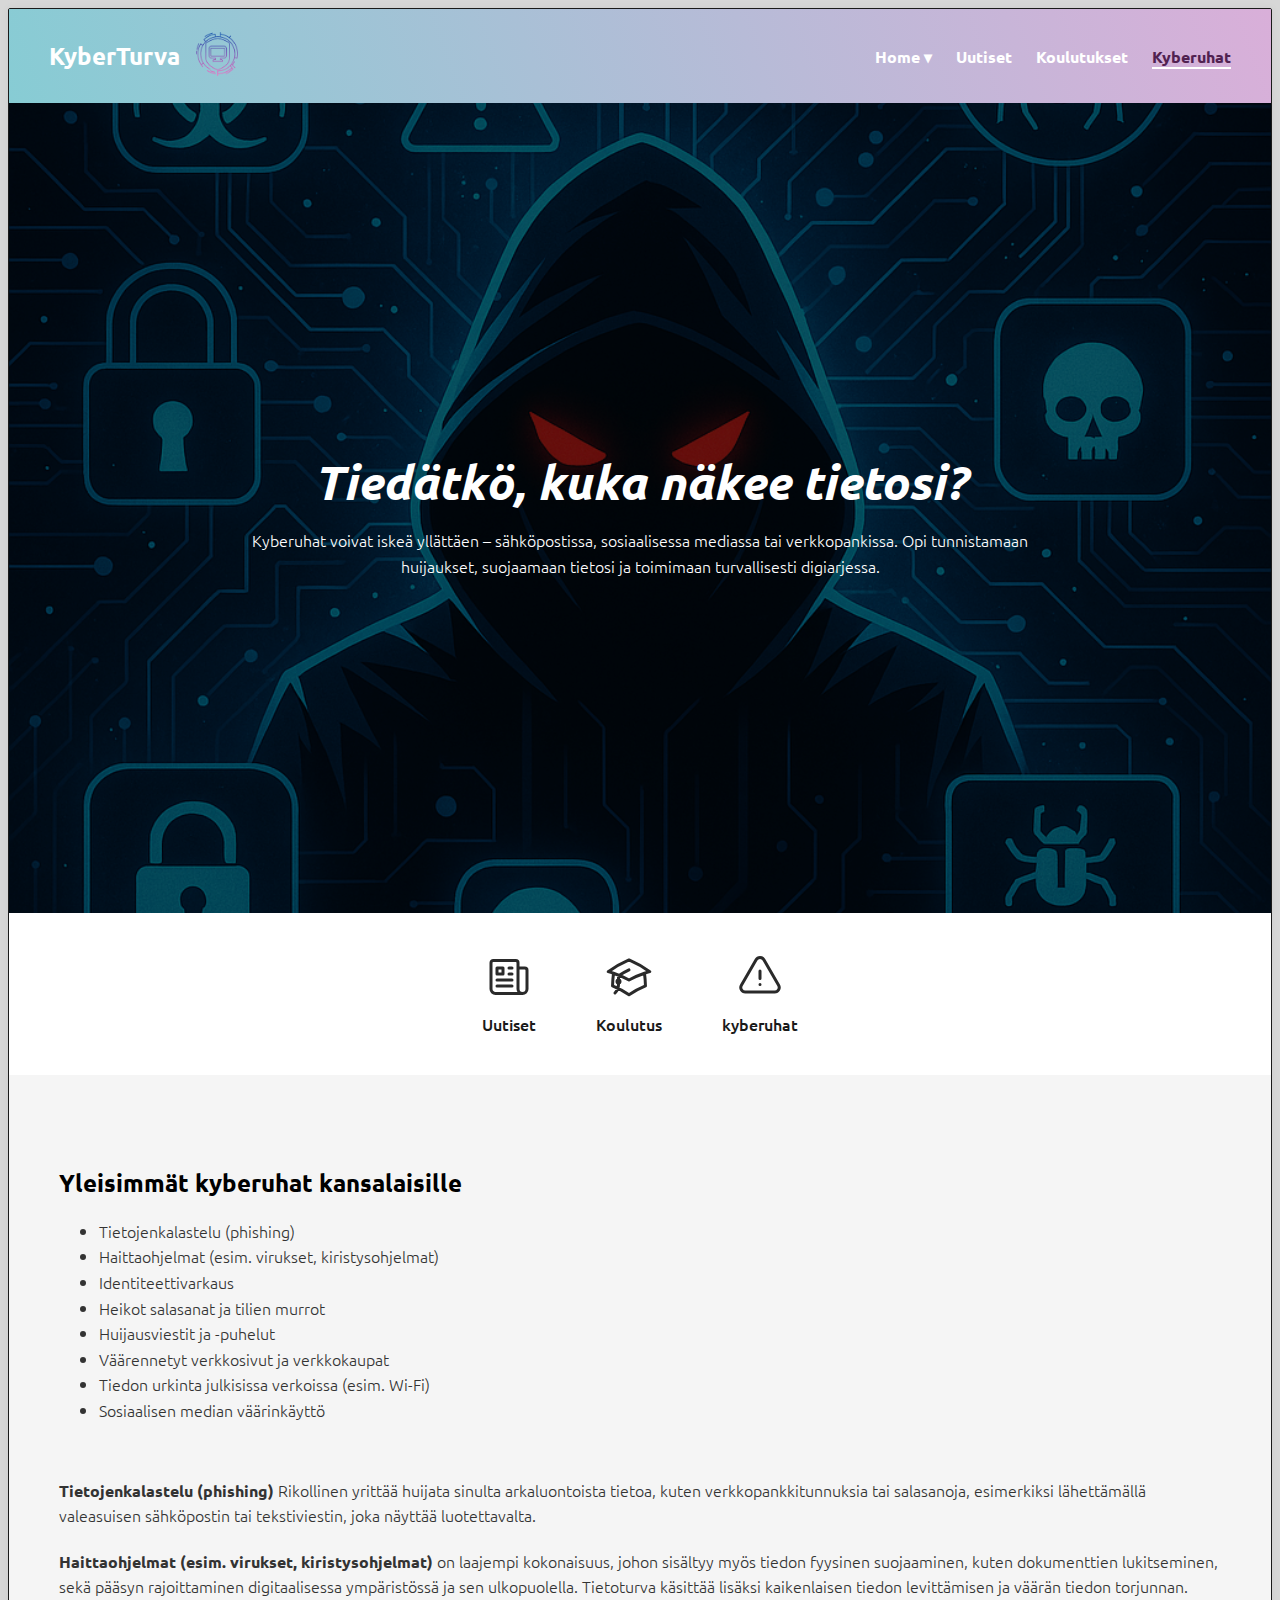
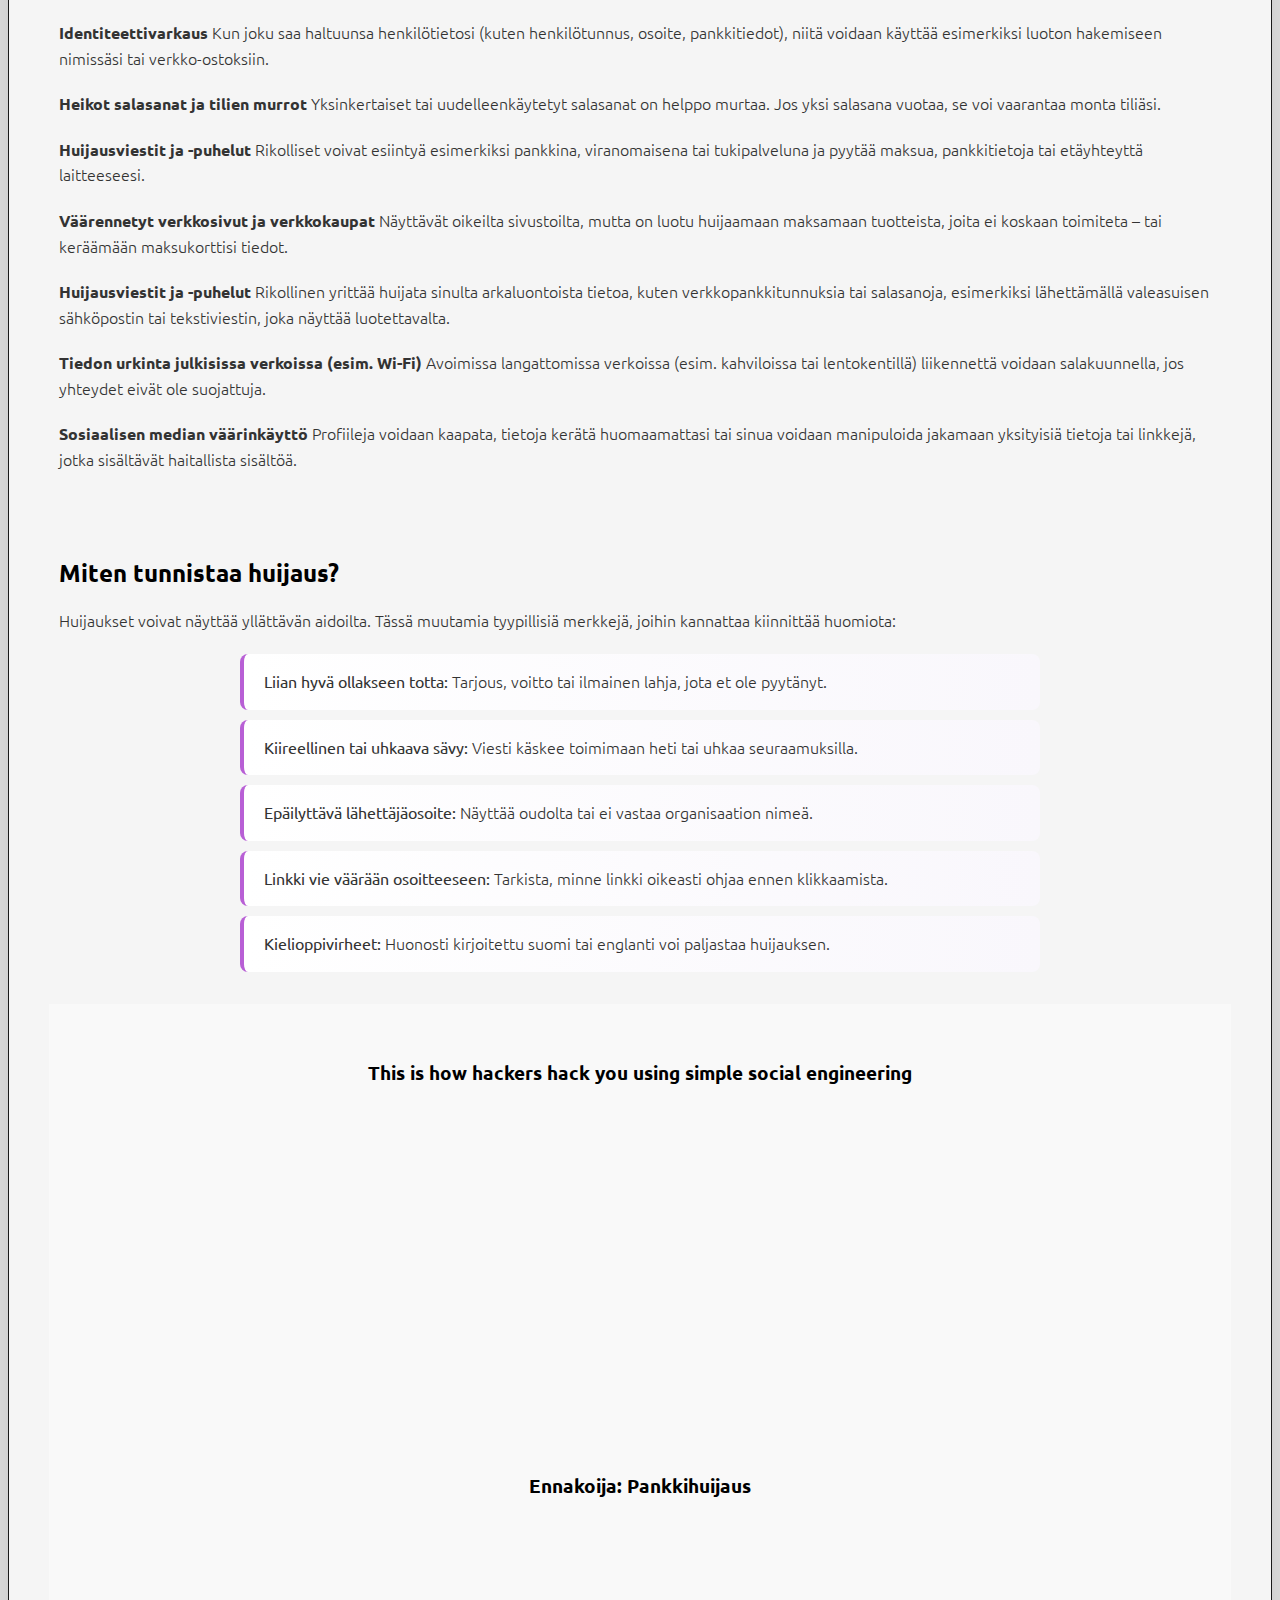
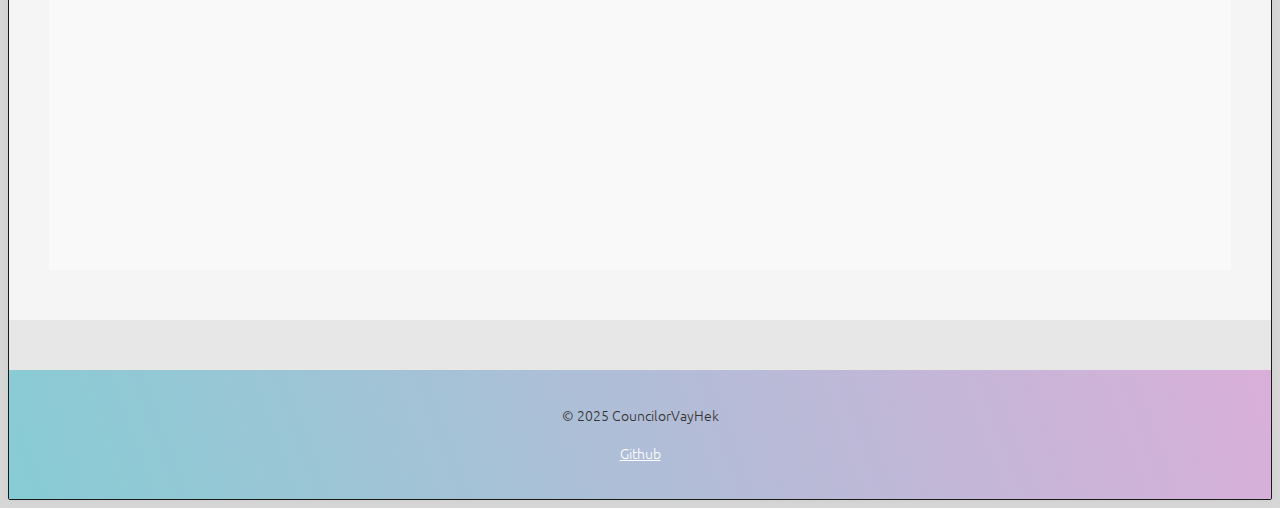
<file: kyberuhat.html>
<!DOCTYPE html>
<html lang="fi">

<head>
    <!-- Page metadata -->
    <meta charset="UTF-8" />
    <meta name="viewport" content="width=device-width, initial-scale=1.0" />
    <meta name="description" content="Kyberturvallisuus on tärkeää!" />
    <meta name="author" content="Iida" />

    <!-- Main CSS stylesheets -->
    <link href="styles/mainstylesheet.css" rel="stylesheet" />
    <link href="styles/typography.css" rel="stylesheet" />
    <link href="styles/kyberuhat.css" rel="stylesheet" />

    <!-- Google Fonts: Ubuntu -->
    <link rel="preconnect" href="https://fonts.googleapis.com" />
    <link rel="preconnect" href="https://fonts.gstatic.com" crossorigin />
    <link
        href="https://fonts.googleapis.com/css2?family=Ubuntu:ital,wght@0,300;0,400;0,500;0,700;1,300;1,400;1,500;1,700&display=swap"
        rel="stylesheet" />

    <!-- Page title -->
    <title>KyberTurva</title>
</head>

<body>
    <div class="page-wrapper">

        <!-- Header: logo and navigation -->
        <header>
            <div class="topnav">
                <div class="nav-inner">

                    <!-- Branding section: logo and site name -->
                    <div class="branding">
                        <a href="index.html" class="site-name">KyberTurva</a>
                        <a href="index.html">
                            <img src="styles/images/blue_logo.png" alt="KyberTurva logo" class="logo" />
                        </a>
                    </div>

                    <!-- Navigation links -->
                    <nav>
                        <div class="dropdown">
                            <a href="index.html">Home ▾</a>
                            <div class="dropdown-content">
                                <a href="index.html#kybkaikille">Mitä on tieto- ja kyberturvallisuus?</a>
                                <a href="index.html#strategia">Kyberturvallisuusstrategia</a>
                            </div>
                        </div>
                        <a href="uutiset.html">Uutiset</a>
                        <a href="koulutukset.html">Koulutukset</a>
                        <a class="active" href="kyberuhat.html">Kyberuhat</a>
                    </nav>

                </div>
            </div>
        </header>

        <!-- HERO -->
        <section class="hero-image hero-three">
            <div class="container">
                <div class="hero-text">
                    <h1>Tiedätkö, kuka näkee tietosi?</h1>
                    <p style="color: white;">Kyberuhat voivat iskeä yllättäen – sähköpostissa, sosiaalisessa mediassa
                        tai verkkopankissa.
                        Opi tunnistamaan huijaukset, suojaamaan tietosi ja toimimaan turvallisesti digiarjessa.
                    </p>
                </div>
            </div>
        </section>

        <section class="icon-nav">
            <div class="icon-container">
                <a href="uutiset.html" class="icon-link">
                    <!-- Icon link-->
                    <svg xmlns="http://www.w3.org/2000/svg" fill="none" viewBox="0 0 24 24" stroke-width="1.5"
                        stroke="currentColor" class="icon-svg">
                        <path stroke-linecap="round" stroke-linejoin="round"
                            d="M12 7.5h1.5m-1.5 3h1.5m-7.5 3h7.5m-7.5 3h7.5m3-9h3.375c.621 0 1.125.504 1.125 1.125V18a2.25 2.25 0 0 1-2.25 2.25M16.5 7.5V18a2.25 2.25 0 0 0 2.25 2.25M16.5 7.5V4.875c0-.621-.504-1.125-1.125-1.125H4.125C3.504 3.75 3 4.254 3 4.875V18a2.25 2.25 0 0 0 2.25 2.25h13.5M6 7.5h3v3H6v-3Z" />
                    </svg>

                    <span>Uutiset</span>
                </a>
                <a href="koulutukset.html" class="icon-link">
                    <!-- Icon link-->
                    <svg xmlns="http://www.w3.org/2000/svg" fill="none" viewBox="0 0 24 24" stroke-width="1.5"
                        stroke="currentColor" class="icon-svg">
                        <path stroke-linecap="round" stroke-linejoin="round"
                            d="M4.26 10.147a60.438 60.438 0 0 0-.491 6.347A48.62 48.62 0 0 1 12 20.904a48.62 48.62 0 0 1 8.232-4.41 60.46 60.46 0 0 0-.491-6.347m-15.482 0a50.636 50.636 0 0 0-2.658-.813A59.906 59.906 0 0 1 12 3.493a59.903 59.903 0 0 1 10.399 5.84c-.896.248-1.783.52-2.658.814m-15.482 0A50.717 50.717 0 0 1 12 13.489a50.702 50.702 0 0 1 7.74-3.342M6.75 15a.75.75 0 1 0 0-1.5.75.75 0 0 0 0 1.5Zm0 0v-3.675A55.378 55.378 0 0 1 12 8.443m-7.007 11.55A5.981 5.981 0 0 0 6.75 15.75v-1.5" />
                    </svg>

                    <span>Koulutus</span>
                </a>
                <a href="kyberuhat.html" class="icon-link">
                    <!-- Icon link-->
                    <svg xmlns="http://www.w3.org/2000/svg" fill="none" viewBox="0 0 24 24" stroke-width="1.5"
                        stroke="currentColor" class="icon-svg">
                        <path stroke-linecap="round" stroke-linejoin="round"
                            d="M12 9v3.75m-9.303 3.376c-.866 1.5.217 3.374 1.948 3.374h14.71c1.73 0 2.813-1.874 1.948-3.374L13.949 3.378c-.866-1.5-3.032-1.5-3.898 0L2.697 16.126ZM12 15.75h.007v.008H12v-.008Z" />
                    </svg>
                    <span>kyberuhat</span>
                </a>
            </div>
        </section>


        <!-- CONTENT -->
        <section class="content">
            <div class="container" id="kybkaikille">
                <br>
                <h2 class="center">Yleisimmät kyberuhat kansalaisille</h2>
                <div class="text-wrapper">
                    <menu>
                        <li>Tietojenkalastelu (phishing)</li>

                        <li> Haittaohjelmat (esim. virukset, kiristysohjelmat)</li>

                        <li> Identiteettivarkaus</li>

                        <li> Heikot salasanat ja tilien murrot</li>

                        <li> Huijausviestit ja -puhelut</li>

                        <li> Väärennetyt verkkosivut ja verkkokaupat</li>

                        <li>Tiedon urkinta julkisissa verkoissa (esim. Wi-Fi)</li>

                        <li>Sosiaalisen median väärinkäyttö</li>
                    </menu>
                    <br>
                    <p><b>Tietojenkalastelu (phishing)</b> Rikollinen yrittää huijata sinulta arkaluontoista tietoa,
                        kuten verkkopankkitunnuksia tai salasanoja, esimerkiksi lähettämällä valeasuisen sähköpostin tai
                        tekstiviestin, joka näyttää luotettavalta.</p>

                    <p><b>Haittaohjelmat (esim. virukset, kiristysohjelmat)</b> on laajempi kokonaisuus, johon sisältyy
                        myös tiedon fyysinen
                        suojaaminen, kuten dokumenttien lukitseminen, sekä pääsyn rajoittaminen digitaalisessa
                        ympäristössä ja sen ulkopuolella. Tietoturva käsittää lisäksi kaikenlaisen tiedon levittämisen
                        ja väärän tiedon torjunnan.</p>

                    <p><b>Identiteettivarkaus</b> Kun joku saa haltuunsa henkilötietosi (kuten henkilötunnus, osoite,
                        pankkitiedot), niitä voidaan käyttää esimerkiksi luoton hakemiseen nimissäsi tai
                        verkko-ostoksiin.</p>

                    <p><b>Heikot salasanat ja tilien murrot</b> Yksinkertaiset tai uudelleenkäytetyt salasanat on helppo
                        murtaa. Jos yksi salasana vuotaa, se voi vaarantaa monta tiliäsi.</p>

                    <p><b>Huijausviestit ja -puhelut</b> Rikolliset voivat esiintyä esimerkiksi pankkina, viranomaisena
                        tai tukipalveluna ja pyytää maksua, pankkitietoja tai etäyhteyttä laitteeseesi.</p>

                    <p><b>Väärennetyt verkkosivut ja verkkokaupat</b> Näyttävät oikeilta sivustoilta, mutta on luotu
                        huijaamaan maksamaan tuotteista, joita ei koskaan toimiteta – tai keräämään maksukorttisi
                        tiedot.</p>

                    <p><b>Huijausviestit ja -puhelut</b> Rikollinen yrittää huijata sinulta arkaluontoista tietoa,
                        kuten verkkopankkitunnuksia tai salasanoja, esimerkiksi lähettämällä valeasuisen sähköpostin tai
                        tekstiviestin, joka näyttää luotettavalta.</p>

                    <p><b>Tiedon urkinta julkisissa verkoissa (esim. Wi-Fi)</b> Avoimissa langattomissa verkoissa
                        (esim. kahviloissa tai lentokentillä) liikennettä voidaan salakuunnella, jos yhteydet eivät ole
                        suojattuja.</p>

                    <p><b>Sosiaalisen median väärinkäyttö</b> Profiileja voidaan kaapata, tietoja kerätä huomaamattasi
                        tai sinua voidaan manipuloida jakamaan yksityisiä tietoja tai linkkejä, jotka sisältävät
                        haitallista sisältöä.</p>
                    <br>
                </div>
            </div>
            <br>
            <section class="huijaus-section">
                <div class="container">
                    <h2>Miten tunnistaa huijaus?</h2>
                    <p>Huijaukset voivat näyttää yllättävän aidoilta. Tässä muutamia tyypillisiä merkkejä, joihin
                        kannattaa kiinnittää huomiota:</p>
                    <ul class="huijaus-list">
                        <li><strong> Liian hyvä ollakseen totta:</strong> Tarjous, voitto tai ilmainen lahja, jota et
                            ole pyytänyt.</li>
                        <li><strong> Kiireellinen tai uhkaava sävy:</strong> Viesti käskee toimimaan heti tai uhkaa
                            seuraamuksilla.</li>
                        <li><strong> Epäilyttävä lähettäjäosoite:</strong> Näyttää oudolta tai ei vastaa organisaation
                            nimeä.</li>
                        <li><strong> Linkki vie väärään osoitteeseen:</strong> Tarkista, minne linkki oikeasti ohjaa
                            ennen klikkaamista.</li>
                        <li><strong> Kielioppivirheet:</strong> Huonosti kirjoitettu suomi tai englanti voi paljastaa
                            huijauksen.</li>
                    </ul>
                </div>
            </section>
            <br>
            <section class="video-section">
                <div class="video-row">
              
                  <div class="video-box">
                    <h2>This is how hackers hack you using simple social engineering</h2>
                    <iframe width="560" height="315"
                            src="https://www.youtube-nocookie.com/embed/lc7scxvKQOo?si=lIs_MdijanrutJIN"
                            title="YouTube video player" frameborder="0"
                            allow="accelerometer; autoplay; clipboard-write; encrypted-media; gyroscope; picture-in-picture; web-share"
                            allowfullscreen></iframe>
                  </div>
              
                  <div class="video-box">
                    <h2>Ennakoija: Pankkihuijaus</h2>
                    <iframe width="560" height="315"
                            src="https://www.youtube-nocookie.com/embed/aGjVDCv1jHM?si=JXAiggGK20udZ3Gz"
                            title="YouTube video player" frameborder="0"
                            allow="accelerometer; autoplay; clipboard-write; encrypted-media; gyroscope; picture-in-picture; web-share"
                            allowfullscreen></iframe>
                  </div>
              
                </div>
              </section>
              
        </section>

        <!-- closing page-wrapper -->
        <footer class="site-footer">
            <div class="footer-container">
                <p>&copy; 2025 CouncilorVayHek</p>
                <p><a href="https://github.com/CouncilorVayHek">Github</a></p>
            </div>
        </footer>
    </div>

    <!-- Back to top -->
    <button onclick="topFunction()" id="myBtn">
        <img src="styles/images/arrowup.png" alt="Go to top" />
    </button>
    <script src="scripts/allpages.js"></script>
</body>

</html>
</file>
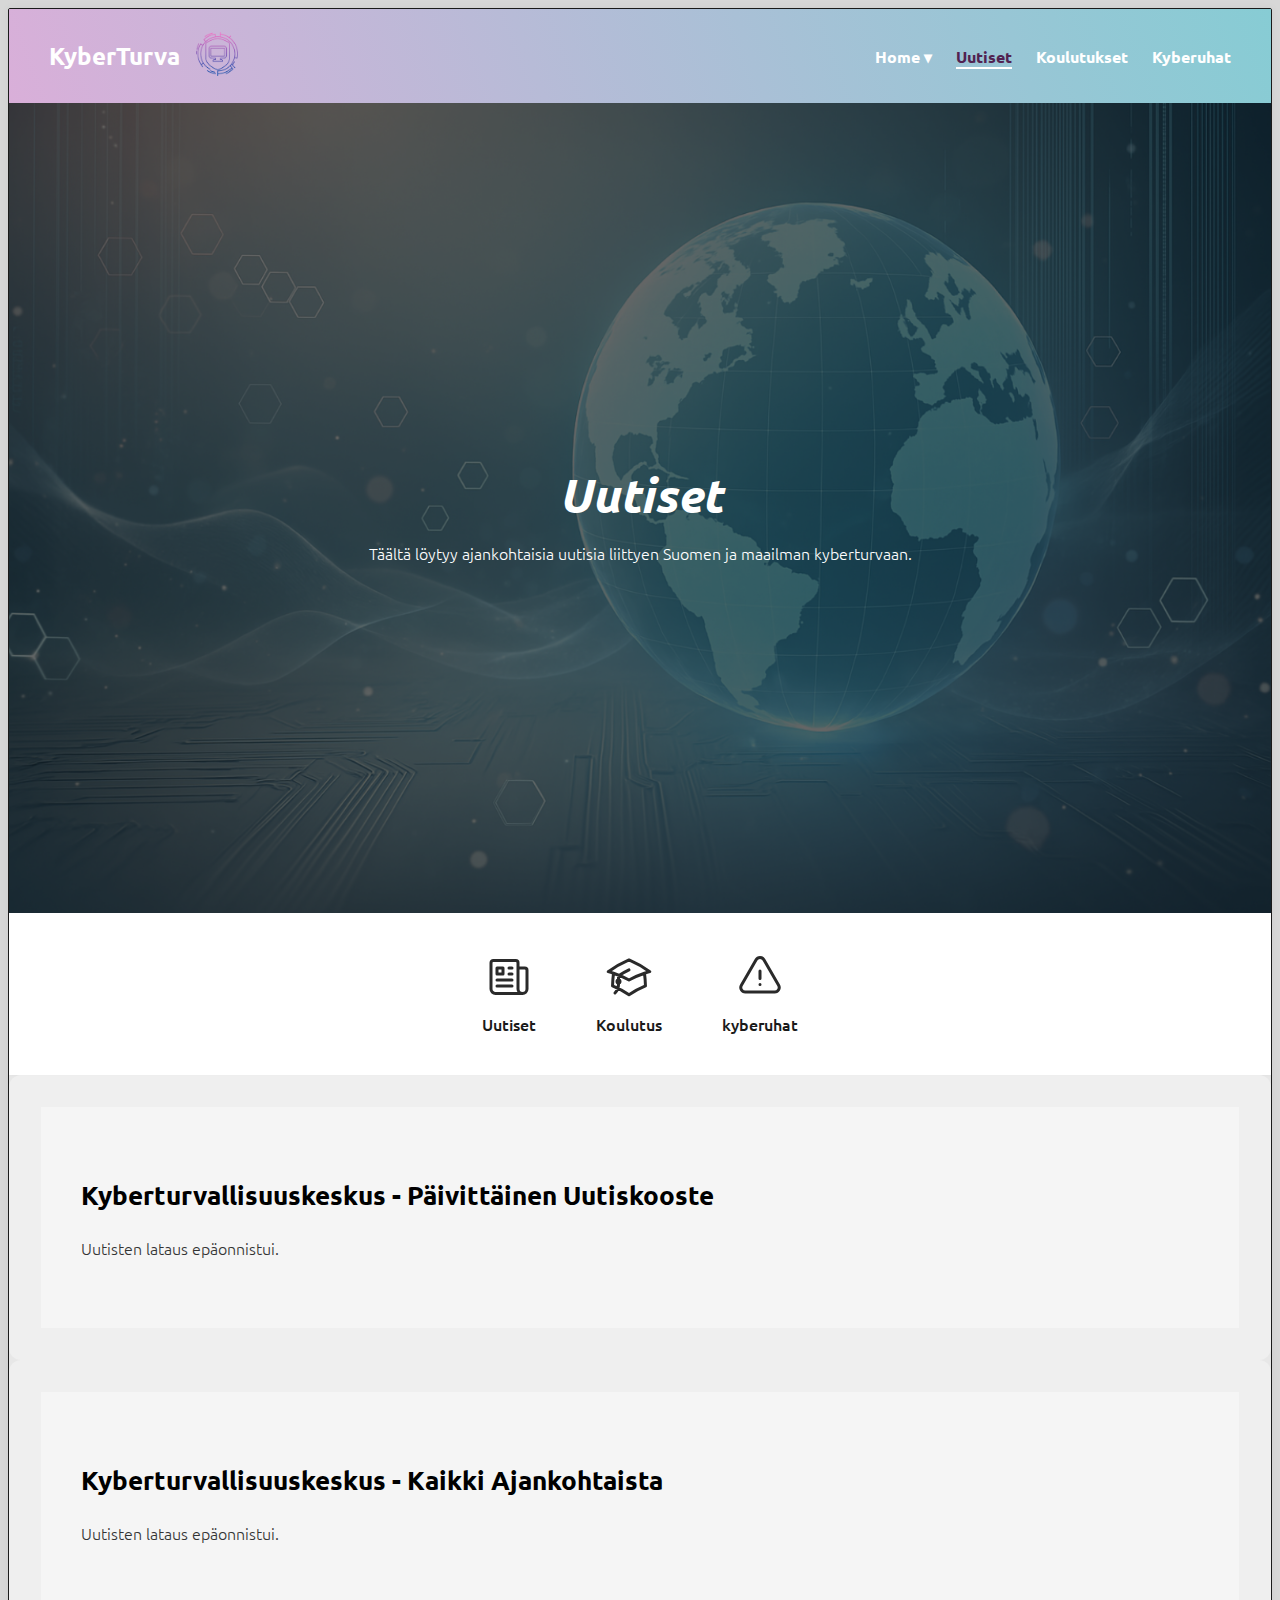
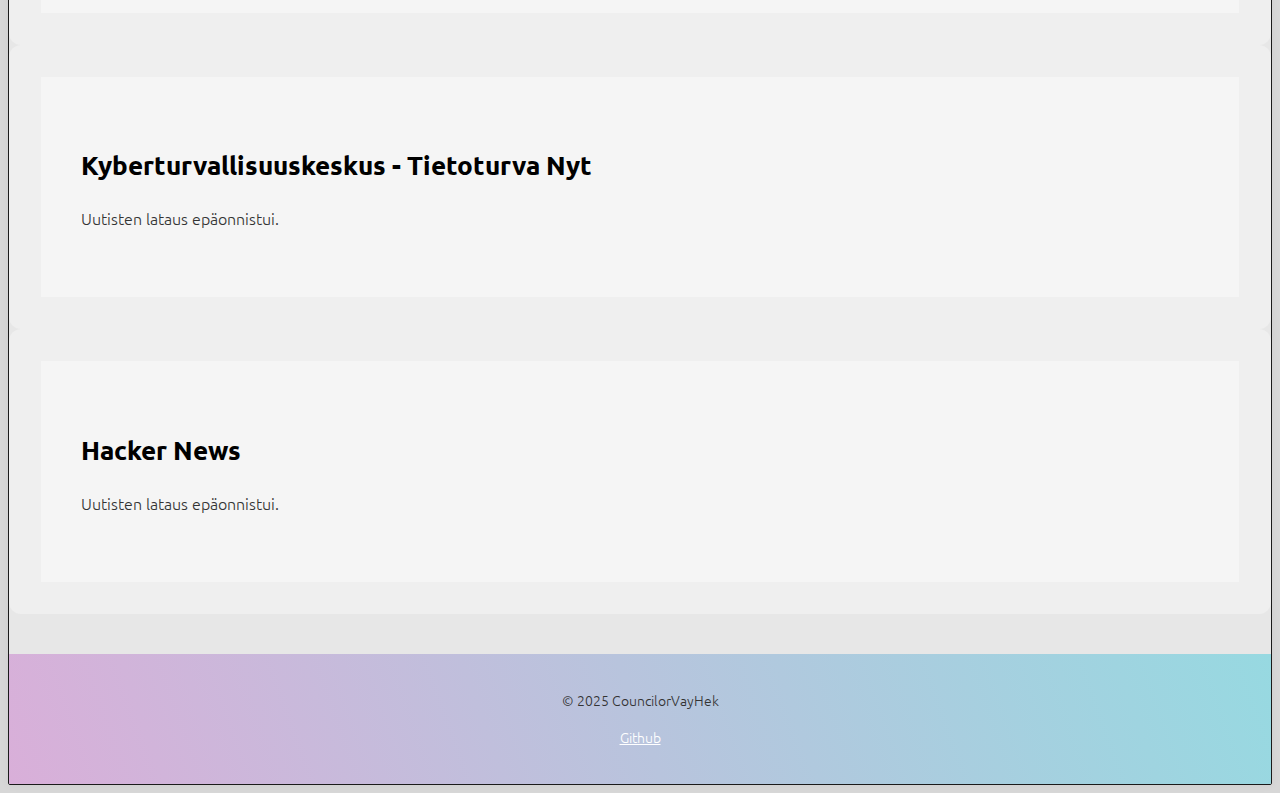
<file: uutiset.html>
<!DOCTYPE html>
<html lang="fi">

<head>
  <!-- Page metadata -->
  <meta charset="UTF-8" />
  <meta name="viewport" content="width=device-width, initial-scale=1.0" />
  <meta name="description" content="Kyberturvallisuus on tärkeää!" />
  <meta name="author" content="Iida" />

  <!-- Main CSS stylesheets -->
  <link href="styles/mainstylesheet.css" rel="stylesheet" />
  <link href="styles/uutiset.css" rel="stylesheet" />
  <link href="styles/typography.css" rel="stylesheet" />

  <!-- RSS Feed-->
  <link rel="alternate" type="application/rss+xml" title="KyberTurva RSS Feed" href="rss.xml" />


  <!-- Google Fonts: Ubuntu -->
  <link rel="preconnect" href="https://fonts.googleapis.com" />
  <link rel="preconnect" href="https://fonts.gstatic.com" crossorigin />
  <link
    href="https://fonts.googleapis.com/css2?family=Ubuntu:ital,wght@0,300;0,400;0,500;0,700;1,300;1,400;1,500;1,700&display=swap"
    rel="stylesheet" />

  <!-- Page title -->
  <title>KyberTurva</title>
</head>

<body>
  <div class="page-wrapper">

    <!-- Header: logo and navigation -->
    <header>
      <div class="topnav">
        <div class="nav-inner">

          <!-- Branding section: logo and site name -->
          <div class="branding">
            <a href="index.html" class="site-name">KyberTurva</a>
            <a href="index.html">
              <img src="styles/images/pink_logo.png" alt="KyberTurva logo" class="logo" />
            </a>
          </div>

          <!-- Navigation links -->
          <nav>
            <div class="dropdown">
              <a href="index.html">Home ▾</a>
              <div class="dropdown-content">
                <a href="index.html#kybkaikille">Mitä on tieto- ja kyberturvallisuus?</a>
                <a href="index.html#strategia">Kyberturvallisuusstrategia</a>
              </div>
            </div>
            <a class="active" href="uutiset.html">Uutiset</a>
            <a href="koulutukset.html">Koulutukset</a>
            <a href="kyberuhat.html">Kyberuhat</a>
          </nav>

        </div>
      </div>
    </header>


    <!-- HERO 2 -->
    <section class="hero-image hero-two">
      <div class="container">
        <div class="hero-text">
          <h1>Uutiset</h1>
          <p style="color: white;">Täältä löytyy ajankohtaisia uutisia liittyen Suomen ja maailman kyberturvaan.</p>
        </div>
      </div>
    </section>
    <section class="icon-nav">
      <div class="icon-container">
        <a href="uutiset.html" class="icon-link">
          <!-- Icon link-->
          <svg xmlns="http://www.w3.org/2000/svg" fill="none" viewBox="0 0 24 24" stroke-width="1.5"
            stroke="currentColor" class="icon-svg">
            <path stroke-linecap="round" stroke-linejoin="round"
              d="M12 7.5h1.5m-1.5 3h1.5m-7.5 3h7.5m-7.5 3h7.5m3-9h3.375c.621 0 1.125.504 1.125 1.125V18a2.25 2.25 0 0 1-2.25 2.25M16.5 7.5V18a2.25 2.25 0 0 0 2.25 2.25M16.5 7.5V4.875c0-.621-.504-1.125-1.125-1.125H4.125C3.504 3.75 3 4.254 3 4.875V18a2.25 2.25 0 0 0 2.25 2.25h13.5M6 7.5h3v3H6v-3Z" />
          </svg>

          <span>Uutiset</span>
        </a>
        <a href="koulutukset.html" class="icon-link">
          <!-- Icon link-->
          <svg xmlns="http://www.w3.org/2000/svg" fill="none" viewBox="0 0 24 24" stroke-width="1.5"
            stroke="currentColor" class="icon-svg">
            <path stroke-linecap="round" stroke-linejoin="round"
              d="M4.26 10.147a60.438 60.438 0 0 0-.491 6.347A48.62 48.62 0 0 1 12 20.904a48.62 48.62 0 0 1 8.232-4.41 60.46 60.46 0 0 0-.491-6.347m-15.482 0a50.636 50.636 0 0 0-2.658-.813A59.906 59.906 0 0 1 12 3.493a59.903 59.903 0 0 1 10.399 5.84c-.896.248-1.783.52-2.658.814m-15.482 0A50.717 50.717 0 0 1 12 13.489a50.702 50.702 0 0 1 7.74-3.342M6.75 15a.75.75 0 1 0 0-1.5.75.75 0 0 0 0 1.5Zm0 0v-3.675A55.378 55.378 0 0 1 12 8.443m-7.007 11.55A5.981 5.981 0 0 0 6.75 15.75v-1.5" />
          </svg>

          <span>Koulutus</span>
        </a>
        <a href="kyberuhat.html" class="icon-link">
          <!-- Icon link-->
          <svg xmlns="http://www.w3.org/2000/svg" fill="none" viewBox="0 0 24 24" stroke-width="1.5"
            stroke="currentColor" class="icon-svg">
            <path stroke-linecap="round" stroke-linejoin="round"
              d="M12 9v3.75m-9.303 3.376c-.866 1.5.217 3.374 1.948 3.374h14.71c1.73 0 2.813-1.874 1.948-3.374L13.949 3.378c-.866-1.5-3.032-1.5-3.898 0L2.697 16.126ZM12 15.75h.007v.008H12v-.008Z" />
          </svg>
          <span>kyberuhat</span>
        </a>
      </div>
    </section>
    <!-- RSS Feed: Kyberturvallisuuskeskus - Päivittäinen uutiskooste -->
    <section class="rss-feed">
      <div class="content">
        <h2>Kyberturvallisuuskeskus - Päivittäinen Uutiskooste</h2>
        <ul id="rss-ncsc"></ul>
      </div>
    </section>


    <!-- RSS Feed: Kyberturvallisuuskeskus - Kaikki Ajankohtaista -->
    <section class="rss-feed">
      <div class="content">
        <h2>Kyberturvallisuuskeskus - Kaikki Ajankohtaista</h2>
        <ul id="rss-fi"></ul>
      </div>
    </section>

    <!-- RSS Feed: Kyberturvallisuuskeskus - Tietoturva Nyt -->
    <section class="rss-feed">
      <div class="content">
        <h2>Kyberturvallisuuskeskus - Tietoturva Nyt</h2>
        <ul id="rss-399"></ul>
      </div>
    </section>

    <!-- RSS Feed: Hacker News -->
    <section class="rss-feed">
      <div class="content">
        <h2>Hacker News</h2>
        <ul id="rss-hackernews"></ul>
      </div>
    </section>


    <!-- "Back to top" button -->
    <button onclick="topFunction()" id="myBtn">
      <img src="styles/images/arrowup.png" alt="Go to top" />
    </button>

    <!-- Footer-->
    <footer class="site-footer">
      <div class="footer-container">
        <p>&copy; 2025 CouncilorVayHek</p>
        <p><a href="https://github.com/CouncilorVayHek">Github</a></p>
      </div>
    </footer>

    <!-- External JS file -->
    <script src="scripts/allpages.js"></script>
    <script src="scripts/rss.js"></script>
    <script src="scripts/rssKTK.js"></script>


  </div>
</body>

</html>
</file>
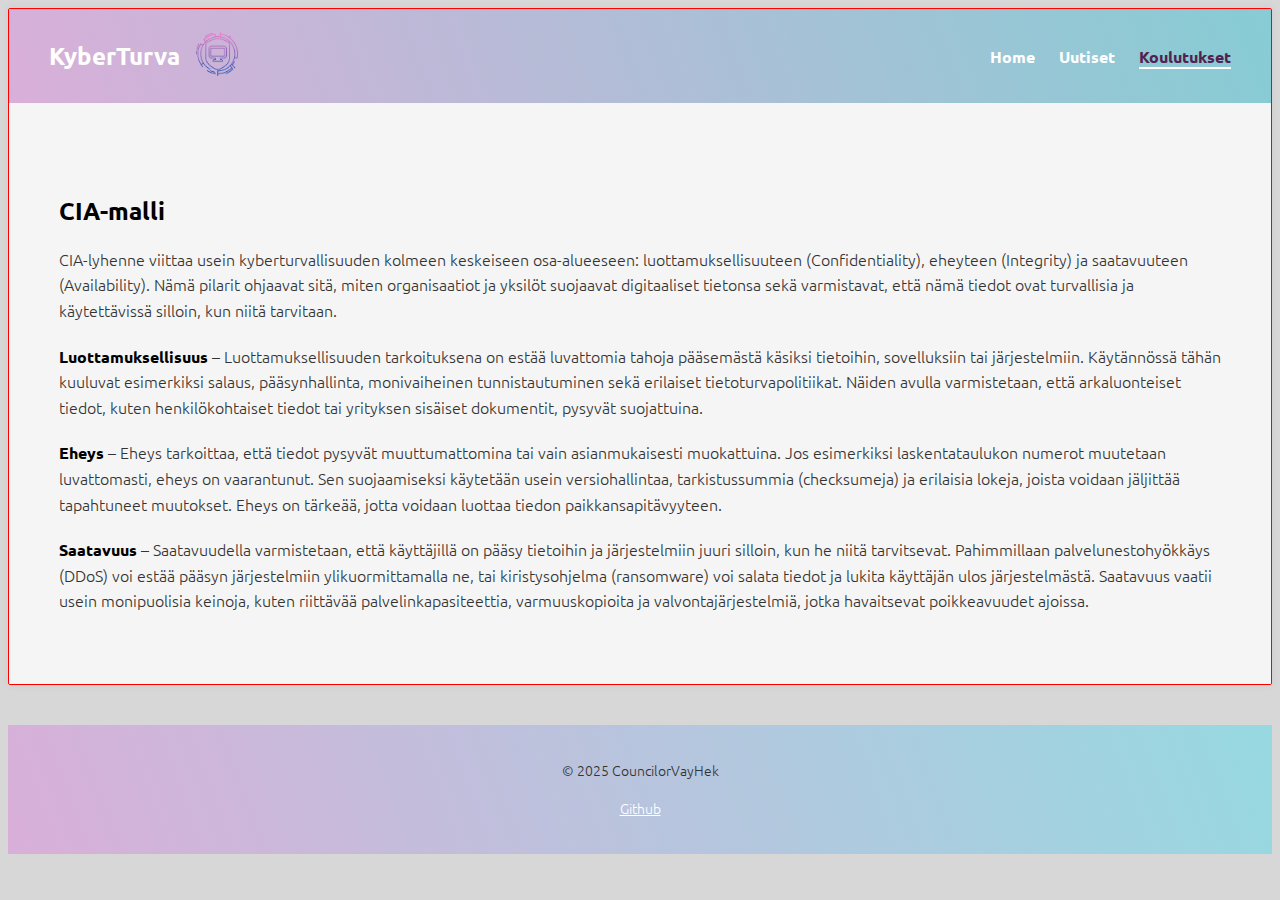
<file: project/koulutukset.html>
<!DOCTYPE html>
<html lang="fi">

<head>
  <!-- Metadata -->
  <meta charset="UTF-8" />
  <meta name="viewport" content="width=device-width, initial-scale=1.0" />
  <meta name="description" content="Kyberturvallisuus on tärkeää!" />
  <meta name="author" content="Iida" />

  <!-- Stylesheets -->
  <link href="styles/mainstylesheet.css" rel="stylesheet" />
  <link href="styles/typography.css" rel="stylesheet" />

  <!-- Google Fonts: Ubuntu -->
  <link rel="preconnect" href="https://fonts.googleapis.com" />
  <link rel="preconnect" href="https://fonts.gstatic.com" crossorigin />
  <link
    href="https://fonts.googleapis.com/css2?family=Ubuntu:ital,wght@0,300;0,400;0,500;0,700;1,300;1,400;1,500;1,700&display=swap"
    rel="stylesheet" />

  <!-- Page title -->
  <title>KyberTurva</title>
</head>

<body>
  <div class="page-wrapper">

    <!-- HEADER -->
    <header>
      <div class="topnav">
        <div class="nav-inner">

          <!-- Logo and branding -->
          <div class="branding">
            <a href="index.html" class="site-name">KyberTurva</a>
            <a href="index.html">
              <img src="styles/images/pink_logo.png" alt="KyberTurva logo" class="logo" />
            </a>
          </div>

          <!-- Navigation links -->
          <nav>
            <a href="index.html">Home</a>
            <a href="uutiset.html">Uutiset</a>
            <a class="active" href="koulutukset.html">Koulutukset</a>
          </nav>

        </div>
      </div>
    </header>

    <!-- MAIN CONTENT -->
    <section class="content">
      <div class="container">
        <br>

        <!-- Section heading -->
        <h2 class="center">CIA-malli</h2>

        <div class="text-wrapper">

          <p class="center">
            CIA-lyhenne viittaa usein kyberturvallisuuden kolmeen keskeiseen osa-alueeseen:
            luottamuksellisuuteen (Confidentiality), eheyteen (Integrity) ja saatavuuteen (Availability).
            Nämä pilarit ohjaavat sitä, miten organisaatiot ja yksilöt suojaavat digitaaliset tietonsa
            sekä varmistavat, että nämä tiedot ovat turvallisia ja käytettävissä silloin, kun niitä
            tarvitaan.
          </p>

          <p><strong>Luottamuksellisuus</strong> – Luottamuksellisuuden tarkoituksena on estää luvattomia
            tahoja pääsemästä käsiksi tietoihin, sovelluksiin tai järjestelmiin. Käytännössä tähän kuuluvat
            esimerkiksi salaus, pääsynhallinta, monivaiheinen tunnistautuminen sekä erilaiset
            tietoturvapolitiikat. Näiden avulla varmistetaan, että arkaluonteiset tiedot, kuten
            henkilökohtaiset tiedot tai yrityksen sisäiset dokumentit, pysyvät suojattuina.</p>
          <p><strong>Eheys</strong> – Eheys tarkoittaa, että tiedot pysyvät muuttumattomina tai vain
            asianmukaisesti muokattuina. Jos esimerkiksi laskentataulukon numerot muutetaan luvattomasti,
            eheys on vaarantunut. Sen suojaamiseksi käytetään usein versiohallintaa, tarkistussummia
            (checksumeja) ja erilaisia lokeja, joista voidaan jäljittää tapahtuneet muutokset. Eheys on
            tärkeää, jotta voidaan luottaa tiedon paikkansapitävyyteen.</p>
          <p><strong>Saatavuus</strong> – Saatavuudella varmistetaan, että käyttäjillä on pääsy tietoihin ja
            järjestelmiin juuri silloin, kun he niitä tarvitsevat. Pahimmillaan palvelunestohyökkäys (DDoS)
            voi estää pääsyn järjestelmiin ylikuormittamalla ne, tai kiristysohjelma (ransomware) voi salata
            tiedot ja lukita käyttäjän ulos järjestelmästä. Saatavuus vaatii usein monipuolisia keinoja,
            kuten riittävää palvelinkapasiteettia, varmuuskopioita ja valvontajärjestelmiä, jotka
            havaitsevat poikkeavuudet ajoissa.</p>
        </div>
      </div>
    </section>

  </div>

  <!-- FOOTER -->
  <footer class="site-footer">
    <div class="footer-container">
      <p>&copy; 2025 CouncilorVayHek</p>
      <p><a href="https://github.com/CouncilorVayHek">Github</a></p>
    </div>
  </footer>

  <!-- BACK TO TOP BUTTON -->
  <button onclick="topFunction()" id="myBtn">
    <img src="styles/images/arrowup.png" alt="Go to top" />
  </button>

  <!-- JavaScript -->
  <script src="scripts/allpages.js"></script>
</body>

</html>
</file>
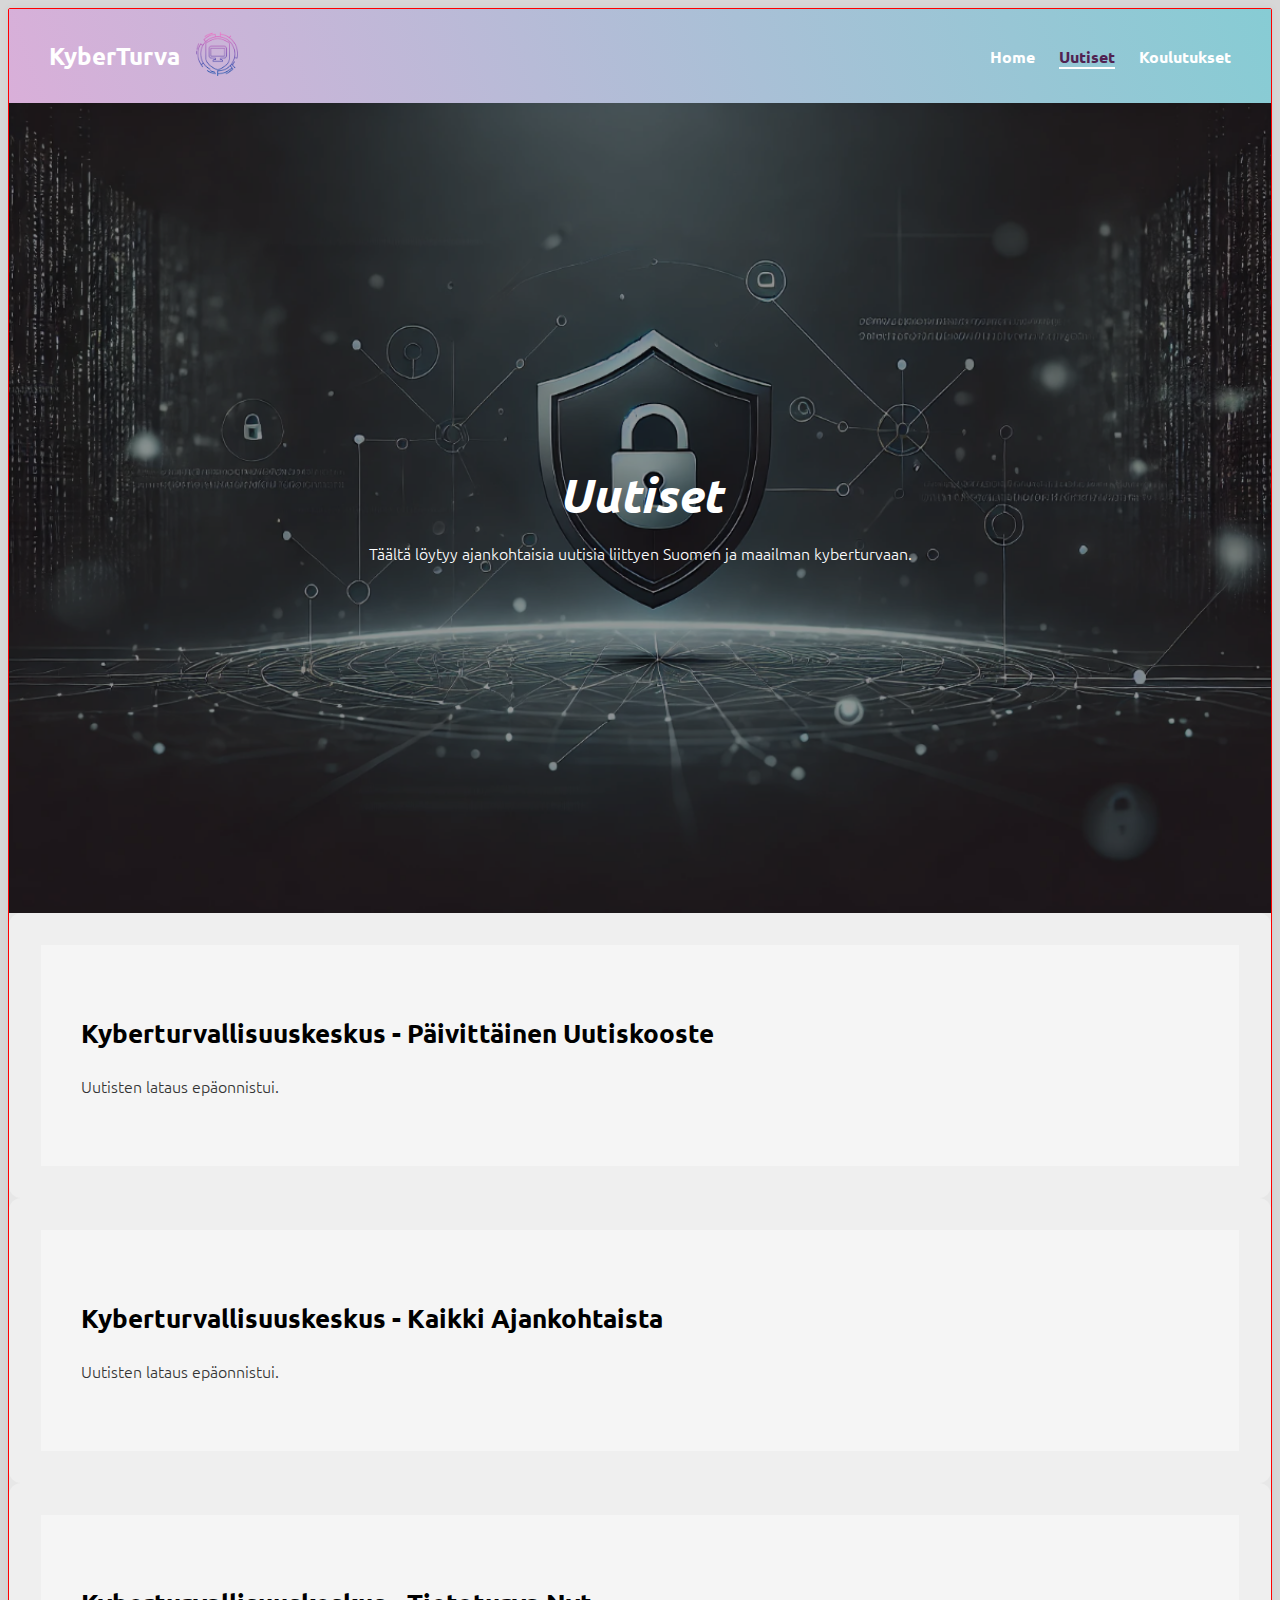
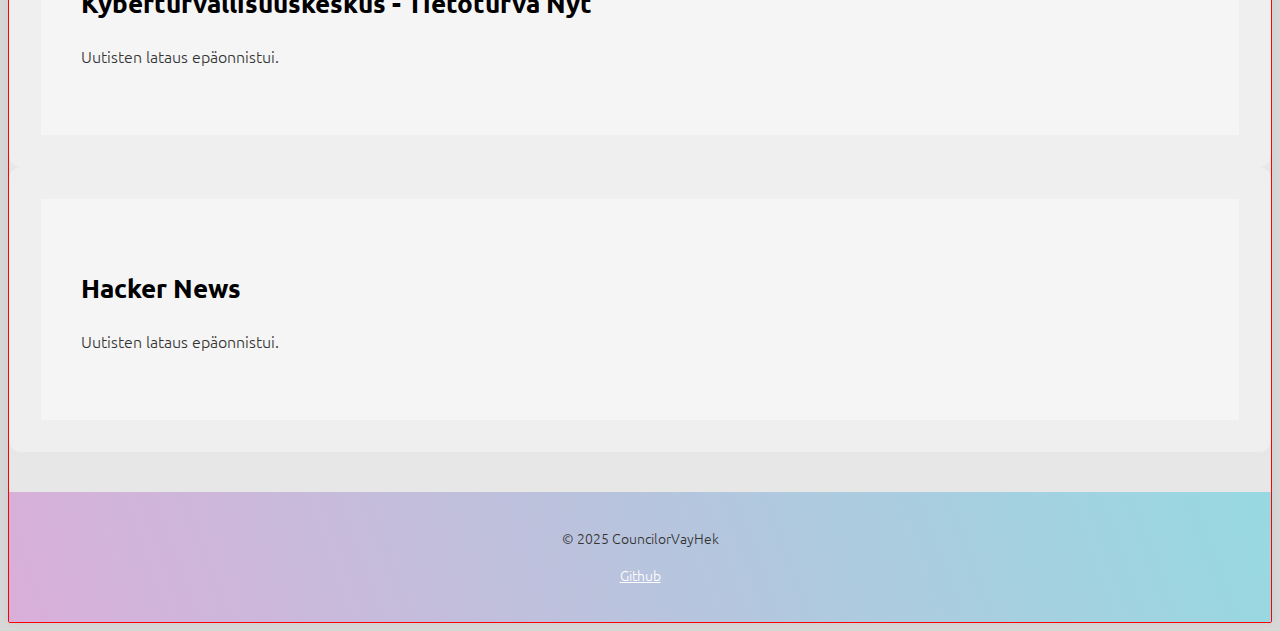
<file: project/uutiset.html>
<!DOCTYPE html>
<html lang="fi">

<head>
  <!-- Page metadata -->
  <meta charset="UTF-8" />
  <meta name="viewport" content="width=device-width, initial-scale=1.0" />
  <meta name="description" content="Kyberturvallisuus on tärkeää!" />
  <meta name="author" content="Iida" />

  <!-- Main CSS stylesheets -->
  <link href="styles/mainstylesheet.css" rel="stylesheet" />
  <link href="styles/uutiset.css" rel="stylesheet" />
  <link href="styles/typography.css" rel="stylesheet" />

  <!-- RSS Feed-->
  <link rel="alternate" type="application/rss+xml" title="KyberTurva RSS Feed" href="rss.xml" />


  <!-- Google Fonts: Ubuntu -->
  <link rel="preconnect" href="https://fonts.googleapis.com" />
  <link rel="preconnect" href="https://fonts.gstatic.com" crossorigin />
  <link
    href="https://fonts.googleapis.com/css2?family=Ubuntu:ital,wght@0,300;0,400;0,500;0,700;1,300;1,400;1,500;1,700&display=swap"
    rel="stylesheet" />

  <!-- Page title -->
  <title>KyberTurva</title>
</head>

<body>
  <div class="page-wrapper">

    <!-- Header: logo and navigation -->
    <header>
      <div class="topnav">
        <div class="nav-inner">

          <!-- Branding section: logo and site name -->
          <div class="branding">
            <a href="index.html" class="site-name">KyberTurva</a>
            <a href="index.html">
              <img src="styles/images/pink_logo.png" alt="KyberTurva logo" class="logo" />
            </a>
          </div>

          <!-- Navigation links -->
          <nav>
            <a href="index.html">Home</a>
            <a class="active" href="uutiset.html">Uutiset</a>
            <a href="koulutukset.html">Koulutukset</a>
          </nav>

        </div>
      </div>
    </header>

    <!-- HERO 2 -->
    <section class="hero-image hero-two">
      <div class="container">
        <div class="hero-text">
          <h1>Uutiset</h1>
          <p style="color: white;">Täältä löytyy ajankohtaisia uutisia liittyen Suomen ja maailman kyberturvaan.</p>
        </div>
      </div>
    </section>

    <!-- RSS Feed: Kyberturvallisuuskeskus - Päivittäinen uutiskooste -->
    <section class="rss-feed">
      <div class="content">
        <h2>Kyberturvallisuuskeskus - Päivittäinen Uutiskooste</h2>
        <ul id="rss-ncsc"></ul>
      </div>
    </section>


    <!-- RSS Feed: Kyberturvallisuuskeskus - Kaikki Ajankohtaista -->
    <section class="rss-feed">
      <div class="content">
        <h2>Kyberturvallisuuskeskus - Kaikki Ajankohtaista</h2>
        <ul id="rss-fi"></ul>
      </div>
    </section>

    <!-- RSS Feed: Kyberturvallisuuskeskus - Tietoturva Nyt -->
    <section class="rss-feed">
      <div class="content">
        <h2>Kyberturvallisuuskeskus - Tietoturva Nyt</h2>
        <ul id="rss-399"></ul>
      </div>
    </section>

    <!-- RSS Feed: Hacker News -->
    <section class="rss-feed">
      <div class="content">
        <h2>Hacker News</h2>
        <ul id="rss-hackernews"></ul>
      </div>
    </section>


    <!-- "Back to top" button -->
    <button onclick="topFunction()" id="myBtn">
      <img src="styles/images/arrowup.png" alt="Go to top" />
    </button>

    <!-- Footer-->
    <footer class="site-footer">
      <div class="footer-container">
        <p>&copy; 2025 CouncilorVayHek</p>
        <p><a href="https://github.com/CouncilorVayHek">Github</a></p>
      </div>
    </footer>

    <!-- External JS file -->
    <script src="scripts/allpages.js"></script>
    <script src="scripts/rss.js"></script>
    <script src="scripts/rssKTK.js"></script>


  </div>
</body>

</html>
</file>
<file: styles/mainstylesheet.css>
/* Colors

TopNav: pink: #d9afd9
blue: #87ccd4
active color page: #512251
Background: #ffffff
*/

/* Page background */
body {
  background-color: #d7d7d7;
  font-family: "Ubuntu", sans-serif;
  font-weight: 300;
  font-style: normal;
}

html {
  scroll-behavior: smooth;
}

/* Page wrapper */
.page-wrapper {
  max-width: 1600px;
  margin: 0 auto;
  padding: 0;
  background-color: rgb(231, 231, 231);
  border: 1px solid #1a1a1a ;     /* #ff0000   red border for testing */
  border-radius: 2px;
  box-shadow: 0 0 10px rgba(0, 0, 0, 0.05);
  overflow-x: hidden;
}

/* Layout container */
.container {
  max-width: 100%;
  margin: 0;
  padding-left: 10px;
  padding-right: 10px;
}


/* Typography */
h1 {
  font-weight: 700;
  font-style: italic;
}

h2 {
  font-weight: 700;
}

li {
  font-weight: 300;
  font-style: normal;
  line-height: 1.6;
  color: #333;
}

p {
  font-weight: 300;
  font-style: normal;
  line-height: 1.6;
  color: #333;
}

b {
  font-family: "Ubuntu", sans-serif;
  font-weight: 700;
  font-style: normal;
}

.content p {
  max-width: 100%;
  margin-bottom: 20px;
  text-align: left;
}

blockquote {
  font-family: "Ubuntu", sans-serif;
  margin: 20px;
  padding: 10px 20px;
  border-left: 4px solid #ccc;
  background: #f4f4f4;
}

blockquote footer {
  text-align: right;
  margin-top: 10px;
  color: #555;
  font-style: normal;
}

/* NAVIGATION */

.topnav {
  position: sticky;
  top: 0;
  z-index: 1000;
  background: linear-gradient(70deg, #d9afd9 0%, #87ccd4 100%);
  width: 100%;
}

.nav-inner {
  max-width: 1600px;
  margin: 0 auto;
  padding: 20px 40px;
  display: flex;
  justify-content: space-between;
  align-items: center;
}

.branding {
  display: flex;
  align-items: center;
  gap: 12px;
}

.site-name {
  font-size: 1.5rem;
  font-weight: 700;
  color: white;
  text-decoration: none;
  font-family: "Ubuntu", sans-serif;
}

.site-name:hover {
  text-decoration: underline;
}


/* Logo image */
.logo {
  height: 50px;
}

/* Nav links */
.topnav nav a {
  margin-left: 20px;
  color: #ffffff;
  text-decoration: none;
  font-weight: bold;
}

.topnav nav a:hover {
  color: #bc8ebc;
}

.topnav nav a.active {
  color: #512251;
  border-bottom: 2px solid #fff;
}

/* Dropdown container */
.dropdown {
  position: relative;
  display: inline-block;
}

/* Dropdown content */
.dropdown-content {
  position: absolute;
  top: 100%;
  left: 0;
  background-color: #87ccd4;
  min-width: 250px;
  border-radius: 8px;
  box-shadow: 0 4px 12px rgba(0, 0, 0, 0.1);
  padding: 8px 0;
  opacity: 0;
  visibility: hidden;
  transform: translateY(10px);
  transition: all 0.2s ease-in-out;
  z-index: 1000;
}

/* Show dropdown on hover */
.dropdown:hover .dropdown-content {
  opacity: 1;
  visibility: visible;
  transform: translateY(0);
}

/* Dropdown links */
.dropdown-content a {
  color: #2a2a2a;
  padding: 12px 20px;
  text-decoration: none;
  display: block;
  font-size: 1rem;
  font-weight: 500;
  transition: background 0.2s ease, padding-left 0.2s ease;
  border-radius: 6px;
}

/* Hover effect for links */
.dropdown-content a:hover {
  background-color: #c2ecf0;
  padding-left: 24px;
}


/* Show dropdown on hover */
.dropdown:hover .dropdown-content {
  display: block;
}



/* Hero section */
.hero-image {
  background-image: url("../styles/images/hero_homepage.png");
  background-size: cover;
  background-position: center;
  background-repeat: no-repeat;
  height: 90vh;
  display: flex;
  align-items: center;
  justify-content: center;
  text-align: center;
  color: white;
  position: relative;
}

.hero-two {
  background-image: url("../styles/images/uutishero.png");
}

.hero-three {
  background-image: url("../styles/images/threat.png");
}

.hero-image::after {
  content: "";
  position: absolute;
  top: 0;
  left: 0;
  width: 100%;
  height: 100%;
  background: rgba(0, 0, 0, 0.6);
  z-index: 1;
}

.hero-text {
  position: relative;
  z-index: 2;
  max-width: 800px;
  padding: 20px;
}

.hero-text h1 {
  font-size: 3rem;
  margin-bottom: 1rem;
}

.button {
  display: inline-block;
  padding: 10px 20px;
  background-color: #52b8c3;
  color: white;
  border: none;
  border-radius: 5px;
  text-decoration: none;
  font-weight: bold;
}

.button:hover {
  background-color: #4cc1d1;
}

/* Icon Navigation Section */
.icon-nav {
  background-color: #ffffff;
  padding: 40px 0;
  box-shadow: 0 -1px 4px rgba(0, 0, 0, 0.05);
}

.icon-container {
  display: flex;
  justify-content: center;
  gap: 60px;
  flex-wrap: wrap;
  max-width: 1000px;
  margin: 0 auto;
}

.icon-link {
  display: flex;
  flex-direction: column;
  align-items: center;
  text-decoration: none;
  color: #1a1a1a;
  font-size: 1rem;
  font-weight: 500;
  transition: transform 0.2s ease;
}

.icon-link .icon-svg {
  width: 48px !important;
  height: 48px !important;
  flex-shrink: 0;
  margin-bottom: 12px;
  color: #2a2a2a;
  transition: color 0.2s ease;
}


.icon-link:hover .icon-svg {
  color: #08727d;
}



/* Content section */
.content {
  padding: 50px 40px;
  background-color: #f5f5f5;
  text-align: left;
}

/* Text wrapper (optional if used) */
.text-wrapper {
  width: 100%;
  margin: 0;
  padding: 0;
  text-align: left;
}

/* Back to top button */
#myBtn {
  display: none;
  position: fixed;
  bottom: 30px;
  right: 30px;
  z-index: 999;
  background-color: rgba(241, 241, 241, 0.6);
  border: none;
  outline: none;
  padding: 12px;
  border-radius: 50%;
  box-shadow: 0 4px 8px rgba(0, 0, 0, 0.2);
  cursor: pointer;
  transition: background-color 0.3s, transform 0.2s;
}

#myBtn img {
  width: 24px;
  height: 24px;
  display: block;
}

#myBtn:hover {
  background-color: rgba(49, 49, 49, 0.8);
  transform: translateY(-3px);
}

/* Footer */
.site-footer {
  background: linear-gradient(70deg, #d9afd9 0%, #97D9E1 100%);
  color: white;
  text-align: center;
  padding: 20px 10px;
  font-size: 0.9rem;
  margin-top: 40px;
}

.site-footer a {
  color: white;
  text-decoration: underline;
}

.site-footer a:hover {
  color: #512251;
}

.footer-container {
  max-width: 1140px;
  margin: 0 auto;
}
</file>
<file: styles/typography.css>
/* use these like this: 
<p class="ubuntu-medium">Some highlighted paragraph</p>
*/

/*font options: */

.ubuntu-light {
  font-family: "Ubuntu", sans-serif;
  font-weight: 300;
  font-style: normal;
}

.ubuntu-regular {
  font-family: "Ubuntu", sans-serif;
  font-weight: 400;
  font-style: normal;
}

.ubuntu-medium {
  font-family: "Ubuntu", sans-serif;
  font-weight: 500;
  font-style: normal;
}

.ubuntu-bold {
  font-family: "Ubuntu", sans-serif;
  font-weight: 700;
  font-style: normal;
}

.ubuntu-light-italic {
  font-family: "Ubuntu", sans-serif;
  font-weight: 300;
  font-style: italic;
}

.ubuntu-regular-italic {
  font-family: "Ubuntu", sans-serif;
  font-weight: 400;
  font-style: italic;
}

.ubuntu-medium-italic {
  font-family: "Ubuntu", sans-serif;
  font-weight: 500;
  font-style: italic;
}

.ubuntu-bold-italic {
  font-family: "Ubuntu", sans-serif;
  font-weight: 700;
  font-style: italic;
}
</file>
<file: project/styles/mainstylesheet.css>
/* Colors

TopNav: pink: #d9afd9
blue: #87ccd4
active color page: #512251
Background: #ffffff
*/

/* Page background */
body {
  background-color: #d7d7d7;
  font-family: "Ubuntu", sans-serif;
  font-weight: 300;
  font-style: normal;
}

html {
  scroll-behavior: smooth;
}

/* Page wrapper */
.page-wrapper {
  max-width: 1600px;
  margin: 0 auto;
  padding: 0;
  background-color: rgb(231, 231, 231);
  border: 1px solid #ff0000;
  /* red border for testing */
  border-radius: 2px;
  box-shadow: 0 0 10px rgba(0, 0, 0, 0.05);
  overflow-x: hidden;
}

/* Layout container */
.container {
  max-width: 100%;
  margin: 0;
  padding-left: 10px;
  padding-right: 10px;
}


/* Typography */
h1 {
  font-weight: 700;
  font-style: italic;
}

h2 {
  font-weight: 700;
}

li {
  font-weight: 300;
  font-style: normal;
  line-height: 1.6;
  color: #333;
}

p {
  font-weight: 300;
  font-style: normal;
  line-height: 1.6;
  color: #333;
}

.content p {
  max-width: 100%;
  margin-bottom: 20px;
  text-align: left;
}

.content p strong {
  font-weight: 700;
  color: #000;
}

blockquote {
  font-family: "Ubuntu", sans-serif;
  margin: 20px;
  padding: 10px 20px;
  border-left: 4px solid #ccc;
  background: #f4f4f4;
}

blockquote footer {
  text-align: right;
  margin-top: 10px;
  color: #555;
  font-style: normal;
}

/* NAVIGATION */

.topnav {
  position: sticky;
  top: 0;
  z-index: 1000;
  background: linear-gradient(70deg, #d9afd9 0%, #87ccd4 100%);
  width: 100%;
}

.nav-inner {
  max-width: 1600px;
  margin: 0 auto;
  padding: 20px 40px;
  display: flex;
  justify-content: space-between;
  align-items: center;
}

.branding {
  display: flex;
  align-items: center;
  gap: 12px;
}

.site-name {
  font-size: 1.5rem;
  font-weight: 700;
  color: white;
  text-decoration: none;
  font-family: "Ubuntu", sans-serif;
}

.site-name:hover {
  text-decoration: underline;
}


/* Logo image */
.logo {
  height: 50px;
}

/* Nav links */
.topnav nav a {
  margin-left: 20px;
  color: #ffffff;
  text-decoration: none;
  font-weight: bold;
}

.topnav nav a:hover {
  color: #bc8ebc;
}

.topnav nav a.active {
  color: #512251;
  border-bottom: 2px solid #fff;
}

/* Dropdown container */
.dropdown {
  position: relative;
  display: inline-block;
}

/* Dropdown content */
.dropdown-content {
  position: absolute;
  top: 100%;
  left: 0;
  background-color: #87ccd4;
  min-width: 250px;
  border-radius: 8px;
  box-shadow: 0 4px 12px rgba(0, 0, 0, 0.1);
  padding: 8px 0;
  opacity: 0;
  visibility: hidden;
  transform: translateY(10px);
  transition: all 0.2s ease-in-out;
  z-index: 1000;
}

/* Show dropdown on hover */
.dropdown:hover .dropdown-content {
  opacity: 1;
  visibility: visible;
  transform: translateY(0);
}

/* Dropdown links */
.dropdown-content a {
  color: #2a2a2a;
  padding: 12px 20px;
  text-decoration: none;
  display: block;
  font-size: 1rem;
  font-weight: 500;
  transition: background 0.2s ease, padding-left 0.2s ease;
  border-radius: 6px;
}

/* Hover effect for links */
.dropdown-content a:hover {
  background-color: #c2ecf0;
  padding-left: 24px;
}


/* Show dropdown on hover */
.dropdown:hover .dropdown-content {
  display: block;
}



/* Hero section */
.hero-image {
  background-image: url("../styles/images/hero_homepage.png");
  background-size: cover;
  background-position: center;
  background-repeat: no-repeat;
  height: 90vh;
  display: flex;
  align-items: center;
  justify-content: center;
  text-align: center;
  color: white;
  position: relative;
}

.hero-two {
  background-image: url("../styles/images/uutishero.png");
}

.hero-image::after {
  content: "";
  position: absolute;
  top: 0;
  left: 0;
  width: 100%;
  height: 100%;
  background: rgba(0, 0, 0, 0.4);
  z-index: 1;
}

.hero-text {
  position: relative;
  z-index: 2;
  max-width: 800px;
  padding: 20px;
}

.hero-text h1 {
  font-size: 3rem;
  margin-bottom: 1rem;
}

.button {
  display: inline-block;
  padding: 10px 20px;
  background-color: #5fd6e3;
  color: white;
  border: none;
  border-radius: 5px;
  text-decoration: none;
  font-weight: bold;
}

.button:hover {
  background-color: #4cc1d1;
}

/* Icon Navigation Section */
.icon-nav {
  background-color: #ffffff;
  padding: 40px 0;
  box-shadow: 0 -1px 4px rgba(0, 0, 0, 0.05);
}

.icon-container {
  display: flex;
  justify-content: center;
  gap: 60px;
  flex-wrap: wrap;
  max-width: 1000px;
  margin: 0 auto;
}

.icon-link {
  display: flex;
  flex-direction: column;
  align-items: center;
  text-decoration: none;
  color: #1a1a1a;
  font-size: 1rem;
  font-weight: 500;
  transition: transform 0.2s ease;
}

.icon-link .icon-svg {
  width: 48px !important;
  height: 48px !important;
  flex-shrink: 0;
  margin-bottom: 12px;
  color: #2a2a2a;
  transition: color 0.2s ease;
}


.icon-link:hover .icon-svg {
  color: #08727d;
}



/* Content section */
.content {
  padding: 50px 40px;
  background-color: #f5f5f5;
  text-align: left;
}

/* Text wrapper (optional if used) */
.text-wrapper {
  width: 100%;
  margin: 0;
  padding: 0;
  text-align: left;
}

/* Back to top button */
#myBtn {
  display: none;
  position: fixed;
  bottom: 30px;
  right: 30px;
  z-index: 999;
  background-color: rgba(241, 241, 241, 0.6);
  border: none;
  outline: none;
  padding: 12px;
  border-radius: 50%;
  box-shadow: 0 4px 8px rgba(0, 0, 0, 0.2);
  cursor: pointer;
  transition: background-color 0.3s, transform 0.2s;
}

#myBtn img {
  width: 24px;
  height: 24px;
  display: block;
}

#myBtn:hover {
  background-color: rgba(49, 49, 49, 0.8);
  transform: translateY(-3px);
}

/* Footer */
.site-footer {
  background: linear-gradient(70deg, #d9afd9 0%, #97D9E1 100%);
  color: white;
  text-align: center;
  padding: 20px 10px;
  font-size: 0.9rem;
  margin-top: 40px;
}

.site-footer a {
  color: white;
  text-decoration: underline;
}

.site-footer a:hover {
  color: #512251;
}

.footer-container {
  max-width: 1140px;
  margin: 0 auto;
}
</file>
<file: project/styles/typography.css>
/* use these like this: 
<p class="ubuntu-medium">Some highlighted paragraph</p>
*/

/*font options: */

.ubuntu-light {
  font-family: "Ubuntu", sans-serif;
  font-weight: 300;
  font-style: normal;
}

.ubuntu-regular {
  font-family: "Ubuntu", sans-serif;
  font-weight: 400;
  font-style: normal;
}

.ubuntu-medium {
  font-family: "Ubuntu", sans-serif;
  font-weight: 500;
  font-style: normal;
}

.ubuntu-bold {
  font-family: "Ubuntu", sans-serif;
  font-weight: 700;
  font-style: normal;
}

.ubuntu-light-italic {
  font-family: "Ubuntu", sans-serif;
  font-weight: 300;
  font-style: italic;
}

.ubuntu-regular-italic {
  font-family: "Ubuntu", sans-serif;
  font-weight: 400;
  font-style: italic;
}

.ubuntu-medium-italic {
  font-family: "Ubuntu", sans-serif;
  font-weight: 500;
  font-style: italic;
}

.ubuntu-bold-italic {
  font-family: "Ubuntu", sans-serif;
  font-weight: 700;
  font-style: italic;
}
</file>
<file: styles/koulutukset.css>
/* General Page Styling */
body {
    font-family: 'Ubuntu', sans-serif;
    background-color: #f4f4f4;
    color: #2a2a2a;
    margin: 0;
    padding: 0;
  }
  
  .container {
    max-width: 90%;
    margin: 20px auto;
    background-color: #ffffff;
    padding: 10px 40px;
    border-radius: 12px;
    box-shadow: 0 8px 20px rgba(0, 0, 0, 0.08);
  }
  
  .container h2 {
    color: #2a2a2a;
    font-size: 1.8rem;
    margin-bottom: 30px;
    text-align: center;
  }
  
  .school-list {
    list-style: none;
    padding: 0;
    margin: 0;
  }
  
  .school-list li {
    margin-bottom: 35px;
    border-left: 4px solid #b85fd5;
    padding-left: 20px;
    background: linear-gradient(to right, #ffffff 0%, #f9f7fc 100%);
    border-radius: 8px;
    padding: 15px 20px;
    transition: background 0.3s ease;
  }
  
  .school-list li:hover {
    background-color: #f0ebfa;
  }
  
  .school-list h3 {
    font-size: 1.2rem;
    font-weight: 600;
    margin-bottom: 8px;
    color: #47126b;
  }
  
  .school-list p {
    margin: 5px 0 10px 0;
    font-size: 1rem;
    color: #444;
  }
  
  .school-list a {
    font-weight: 500;
    font-size: 0.95rem;
    color: #ffffff;
    text-decoration: none;
    margin-right: 10px;
  }
  
  .school-list a:hover {
    text-decoration: underline;
  }
</file>
<file: styles/kyberuhat.css>
/* Topnav Change*/

.topnav {
    position: sticky;
    top: 0;
    z-index: 1000;
    background: linear-gradient(70deg, #87ccd4 0%, #d9afd9 100%);
    width: 100%;
}

.huijaus-list {
    max-width: 800px;
    margin: 0 auto;
    padding-left: 0;
    list-style: none;
}

.huijaus-list li {
    margin-bottom: 10px;
    border-left: 4px solid #b85fd5;
    padding-left: 20px;
    background: linear-gradient(to right, #ffffff 0%, #f9f7fc 100%);
    border-radius: 8px;
    padding: 15px 20px;
    transition: background 0.3s ease;
}

/* Video Section*/
.video-section {
    padding: 40px 20px;
    background-color: #f9f9f9;
  }
  
  .video-row {
    display: flex;
    flex-wrap: wrap;
    justify-content: center;
    gap: 40px;
  }
  
  .video-box {
    flex: 1 1 480px;
    max-width: 560px;
    text-align: center;
  }
  
  .video-box h2 {
    font-size: 1.2rem;
    margin-bottom: 12px;
  }
  
  


/* Footer change */
.site-footer {
    background: linear-gradient(70deg, #87ccd4 0%, #d9afd9 100%);
    text-align: center;
    padding: 20px 10px;
    margin-top: 50px;
    font-size: 0.9rem;
    color: white;
}

.site-footer a {
    color: white;
    text-decoration: underline;
}

.site-footer a:hover {
    text-decoration: none;
}
</file>
<file: styles/uutiset.css>
.hero-section {
    display: flex;
    justify-content: space-between;
    padding: 40px;
    background-color: #f0f0f0; /* or use your background image */
  }
  
  .hero-column {
    flex: 1;
    padding: 20px;
  }
  
  /* Optional: Add a vertical line between columns */
  .hero-column:not(:last-child) {
    border-right: 2px solid #ccc;
    margin-right: 20px;
  }
/* RSS Feed */
.rss-feed h2 {
  margin-bottom: 1.5rem;
  font-size: 1.6rem;
  font-weight: 700;
}
/* Alternate section background colors */
.rss-feed:nth-of-type(even) {
  background-color: #f0f0f0da;
  padding: 2rem;
  border-radius: 12px;
}
/* Alternate section background colors */
.rss-feed:nth-of-type(odd) {
  background-color: #f0f0f0da;
  padding: 2rem;
  border-radius: 12px;
}


/* RSS Section */
.rss-feed ul {
    list-style: none;
    padding: 0;
  }
  
  .rss-item {
    display: flex;
    gap: 1rem;
    margin-bottom: 20px;
    background-color: #f0f0f0;
    border-radius: 12px;
    padding: 15px;
    box-shadow: 0 2px 6px rgba(0,0,0,0.05);
  }
  
  .rss-thumb {
    width: 120px;
    height: 80px;
    object-fit: cover;
    border-radius: 8px;
  }
  
  .rss-content {
    flex: 1;
  }
  
  .rss-title {
    font-size: 1rem;
    font-weight: 600;
    color: #2a2a2a;
    text-decoration: none;
  }
  
  .rss-title:hover {
    text-decoration: underline;
  }
  
  .rss-date {
    font-size: 0.85rem;
    color: #666;
    margin: 5px 0;
  }
  
  .rss-description {
    font-size: 0.95rem;
    color: #444;
  }
</file>
<file: project/styles/uutiset.css>
.hero-section {
    display: flex;
    justify-content: space-between;
    padding: 40px;
    background-color: #f0f0f0; /* or use your background image */
  }
  
  .hero-column {
    flex: 1;
    padding: 20px;
  }
  
  /* Optional: Add a vertical line between columns */
  .hero-column:not(:last-child) {
    border-right: 2px solid #ccc;
    margin-right: 20px;
  }
/* RSS Feed */
.rss-feed h2 {
  margin-bottom: 1.5rem;
  font-size: 1.6rem;
  font-weight: 700;
}
/* Alternate section background colors */
.rss-feed:nth-of-type(even) {
  background-color: #f0f0f0da;
  padding: 2rem;
  border-radius: 12px;
}
/* Alternate section background colors */
.rss-feed:nth-of-type(odd) {
  background-color: #f0f0f0da;
  padding: 2rem;
  border-radius: 12px;
}


/* RSS Section */
.rss-feed ul {
    list-style: none;
    padding: 0;
  }
  
  .rss-item {
    display: flex;
    gap: 1rem;
    margin-bottom: 20px;
    background-color: #f0f0f0;
    border-radius: 12px;
    padding: 15px;
    box-shadow: 0 2px 6px rgba(0,0,0,0.05);
  }
  
  .rss-thumb {
    width: 120px;
    height: 80px;
    object-fit: cover;
    border-radius: 8px;
  }
  
  .rss-content {
    flex: 1;
  }
  
  .rss-title {
    font-size: 1rem;
    font-weight: 600;
    color: #2a2a2a;
    text-decoration: none;
  }
  
  .rss-title:hover {
    text-decoration: underline;
  }
  
  .rss-date {
    font-size: 0.85rem;
    color: #666;
    margin: 5px 0;
  }
  
  .rss-description {
    font-size: 0.95rem;
    color: #444;
  }
</file>
